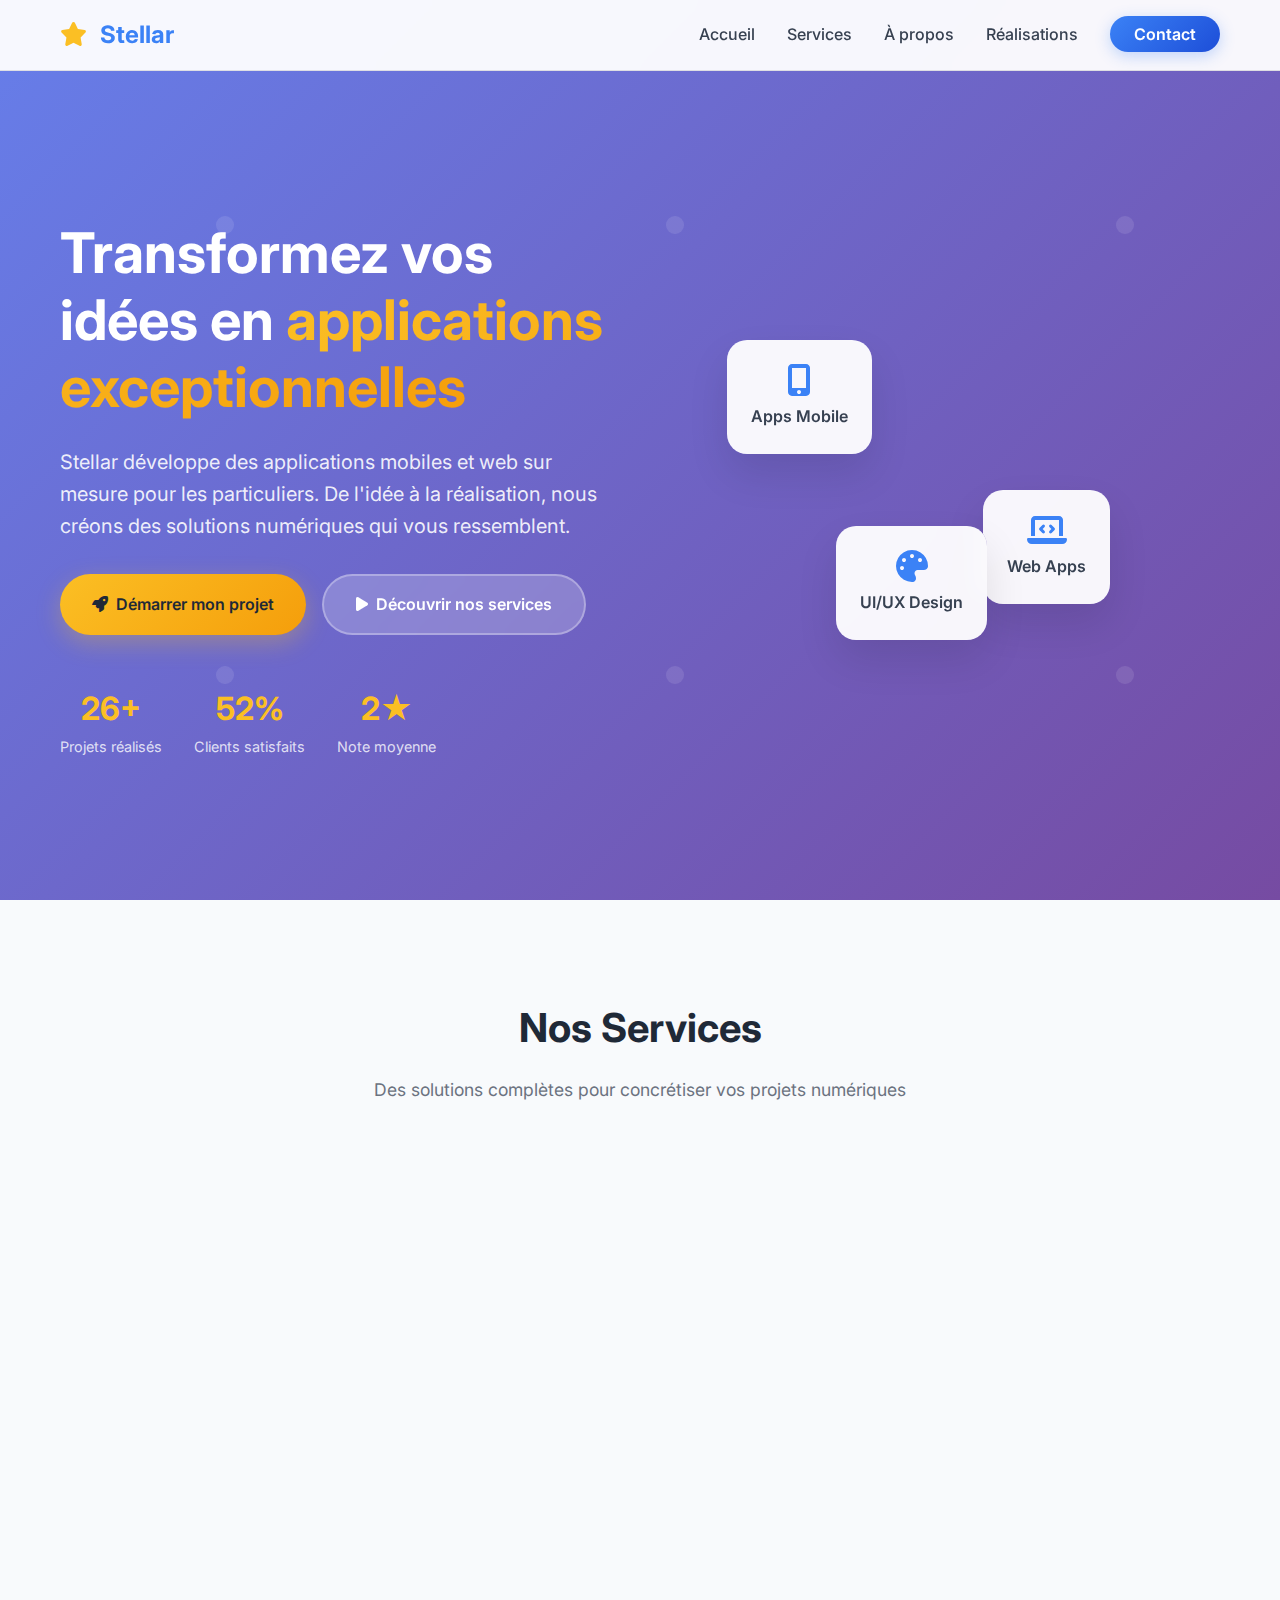
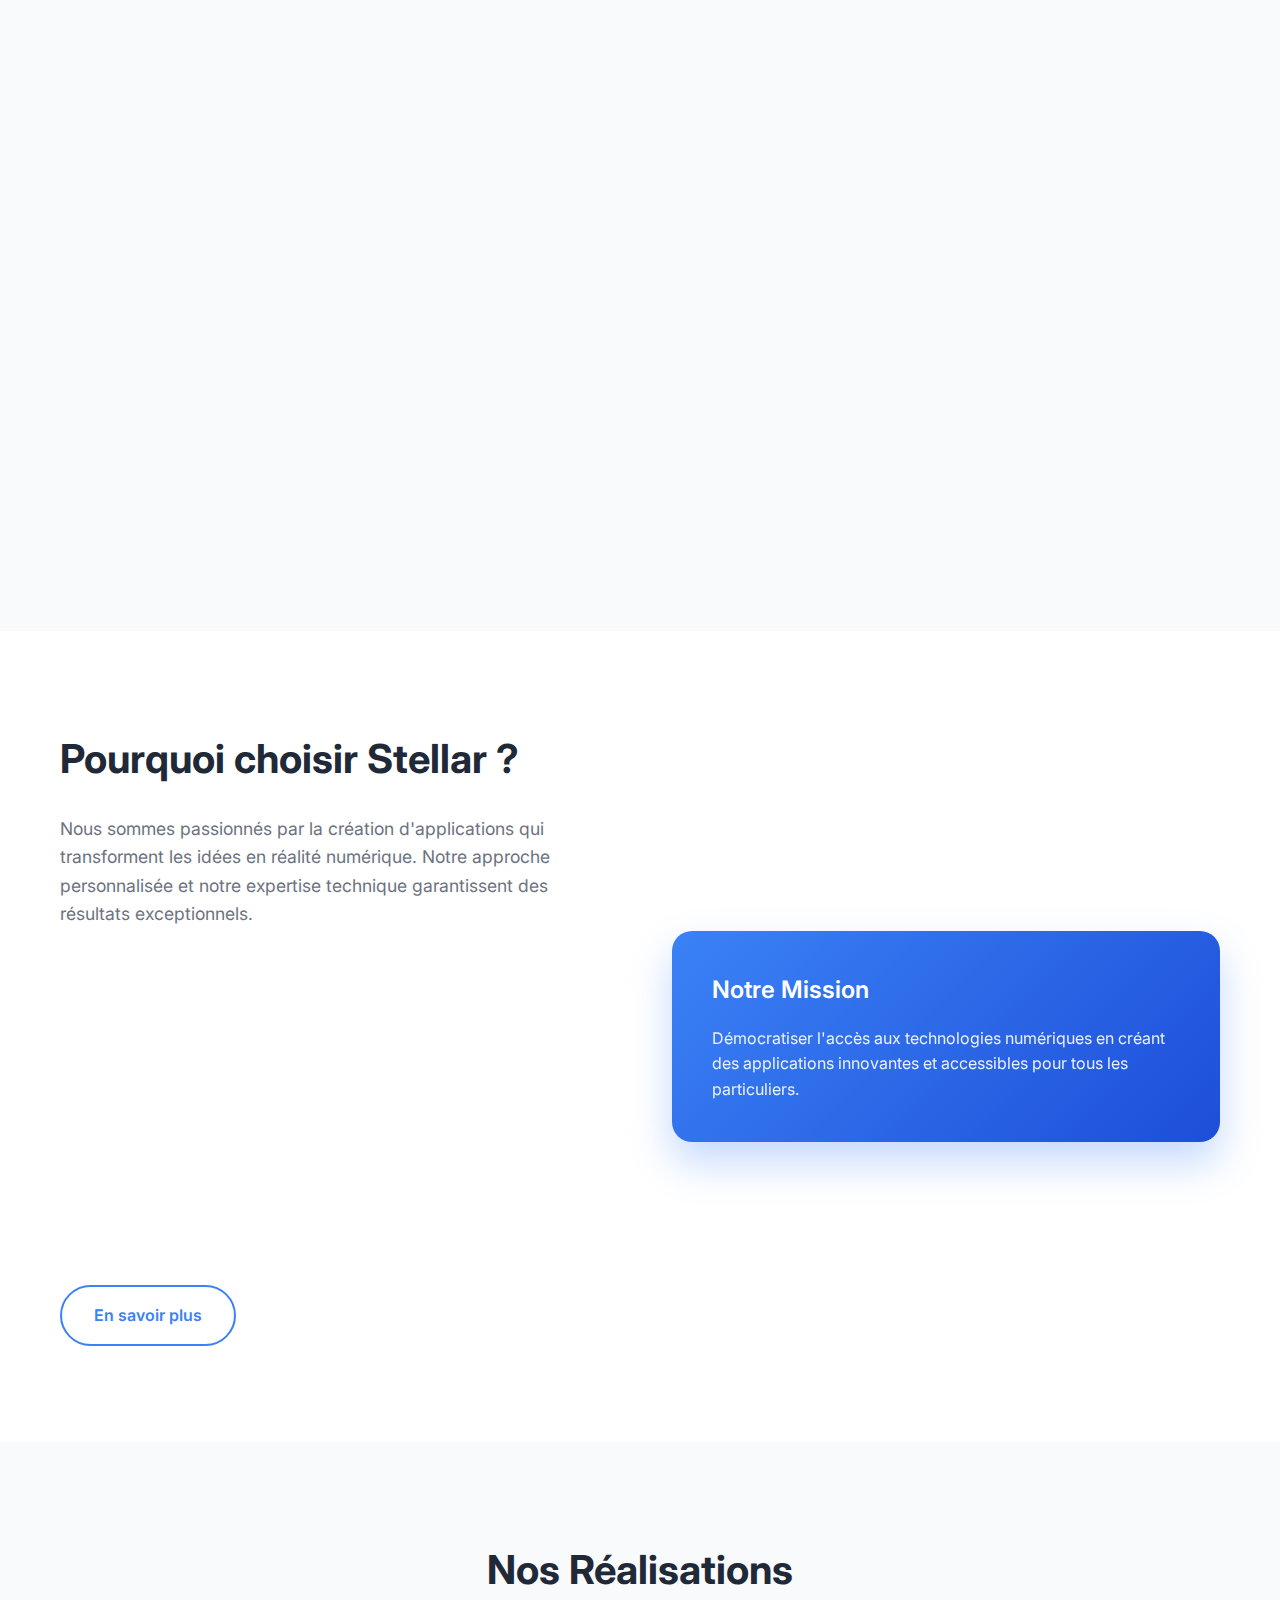
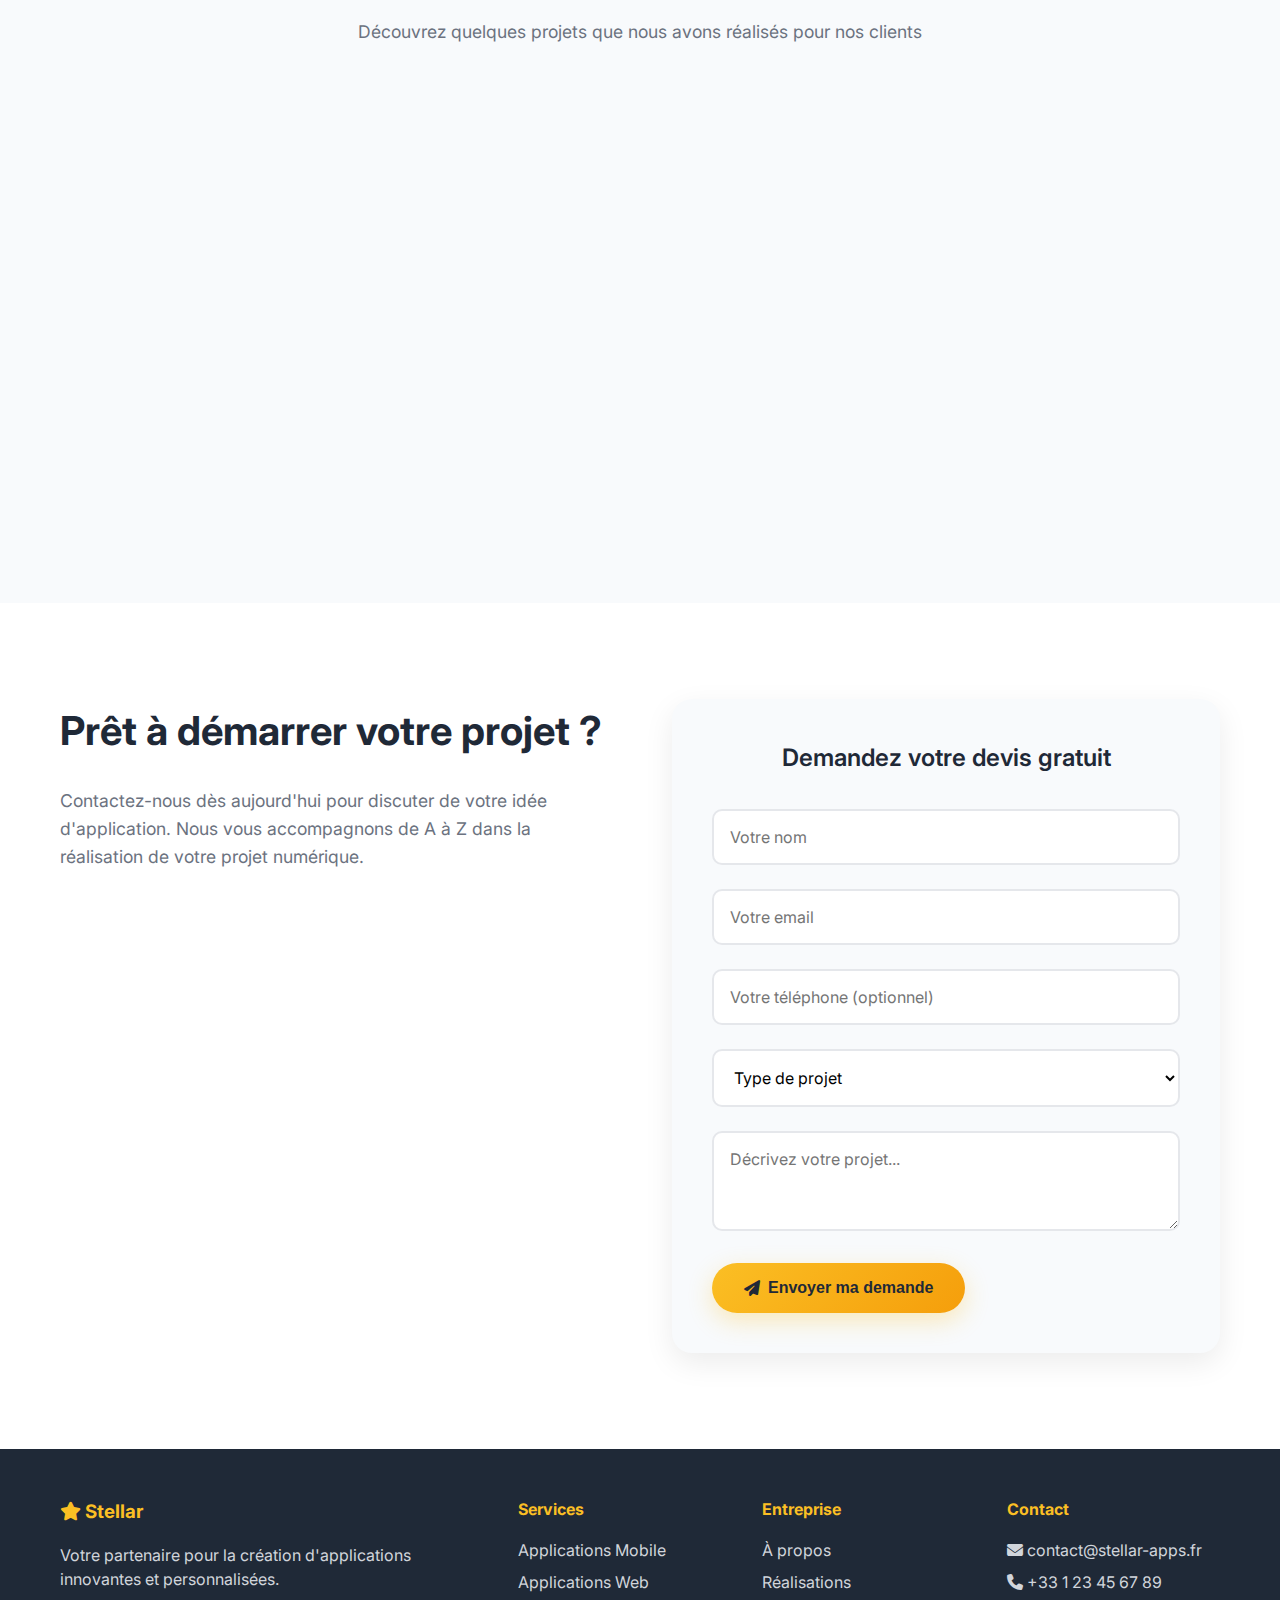
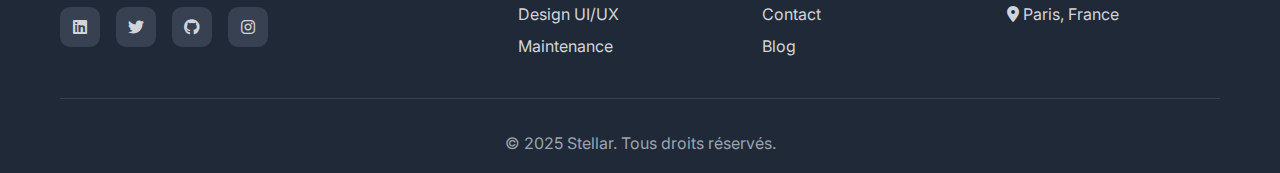
<file: index.html>
<!DOCTYPE html>
<html lang="fr">
<head>
    <meta charset="UTF-8">
    <meta name="viewport" content="width=device-width, initial-scale=1.0">
    <title>Stellar - Développement d'Applications sur Mesure pour Particuliers</title>
    <meta name="description" content="Stellar développe des applications mobiles et web personnalisées pour les particuliers. Solutions innovantes, design moderne et accompagnement complet.">
    <link rel="stylesheet" href="css/styles.css">
    <link rel="stylesheet" href="css/responsive.css">
    <link rel="preconnect" href="https://fonts.googleapis.com">
    <link rel="preconnect" href="https://fonts.gstatic.com" crossorigin>
    <link href="https://fonts.googleapis.com/css2?family=Inter:wght@300;400;500;600;700&display=swap" rel="stylesheet">
    <link rel="stylesheet" href="https://cdnjs.cloudflare.com/ajax/libs/font-awesome/6.4.0/css/all.min.css">
</head>
<body>
    <!-- Navigation -->
    <nav class="navbar">
        <div class="nav-container">
            <div class="logo">
                <h2><i class="fas fa-star"></i> Stellar</h2>
            </div>
            <ul class="nav-menu">
                <li><a href="#hero">Accueil</a></li>
                <li><a href="#services">Services</a></li>
                <li><a href="#about">À propos</a></li>
                <li><a href="#portfolio">Réalisations</a></li>
                <li><a href="#contact" class="cta-nav">Contact</a></li>
            </ul>
            <div class="hamburger">
                <span></span>
                <span></span>
                <span></span>
            </div>
        </div>
    </nav>

    <main>
        <!-- Hero Section -->
        <section id="hero" class="hero">
            <div class="hero-container">
                <div class="hero-content">
                    <h1>Transformez vos idées en <span class="highlight">applications exceptionnelles</span></h1>
                    <p class="hero-subtitle">Stellar développe des applications mobiles et web sur mesure pour les particuliers. De l'idée à la réalisation, nous créons des solutions numériques qui vous ressemblent.</p>
                    <div class="hero-buttons">
                        <a href="#contact" class="btn btn-primary">
                            <i class="fas fa-rocket"></i> Démarrer mon projet
                        </a>
                        <a href="#services" class="btn btn-secondary">
                            <i class="fas fa-play"></i> Découvrir nos services
                        </a>
                    </div>
                    <div class="hero-stats">
                        <div class="stat">
                            <span class="stat-number">50+</span>
                            <span class="stat-label">Projets réalisés</span>
                        </div>
                        <div class="stat">
                            <span class="stat-number">100%</span>
                            <span class="stat-label">Clients satisfaits</span>
                        </div>
                        <div class="stat">
                            <span class="stat-number">5★</span>
                            <span class="stat-label">Note moyenne</span>
                        </div>
                    </div>
                </div>
                <div class="hero-image">
                    <div class="floating-elements">
                        <div class="floating-card card-1">
                            <i class="fas fa-mobile-alt"></i>
                            <span>Apps Mobile</span>
                        </div>
                        <div class="floating-card card-2">
                            <i class="fas fa-laptop-code"></i>
                            <span>Web Apps</span>
                        </div>
                        <div class="floating-card card-3">
                            <i class="fas fa-palette"></i>
                            <span>UI/UX Design</span>
                        </div>
                    </div>
                </div>
            </div>
        </section>

        <!-- Services Section -->
        <section id="services" class="services">
            <div class="container">
                <div class="section-header">
                    <h2>Nos Services</h2>
                    <p>Des solutions complètes pour concrétiser vos projets numériques</p>
                </div>
                <div class="services-grid">
                    <div class="service-card">
                        <div class="service-icon">
                            <i class="fas fa-mobile-alt"></i>
                        </div>
                        <h3>Applications Mobile</h3>
                        <p>Développement d'applications iOS et Android natives ou hybrides, optimisées pour offrir une expérience utilisateur exceptionnelle.</p>
                        <ul class="service-features">
                            <li><i class="fas fa-check"></i> iOS & Android</li>
                            <li><i class="fas fa-check"></i> Interface intuitive</li>
                            <li><i class="fas fa-check"></i> Performance optimale</li>
                        </ul>
                    </div>
                    <div class="service-card featured">
                        <div class="service-badge">Populaire</div>
                        <div class="service-icon">
                            <i class="fas fa-laptop-code"></i>
                        </div>
                        <h3>Applications Web</h3>
                        <p>Création d'applications web modernes et responsive, accessibles depuis n'importe quel navigateur avec des technologies de pointe.</p>
                        <ul class="service-features">
                            <li><i class="fas fa-check"></i> Design responsive</li>
                            <li><i class="fas fa-check"></i> Technologies modernes</li>
                            <li><i class="fas fa-check"></i> Sécurité renforcée</li>
                        </ul>
                    </div>
                    <div class="service-card">
                        <div class="service-icon">
                            <i class="fas fa-palette"></i>
                        </div>
                        <h3>Design UI/UX</h3>
                        <p>Conception d'interfaces utilisateur attrayantes et d'expériences utilisateur optimisées pour maximiser l'engagement.</p>
                        <ul class="service-features">
                            <li><i class="fas fa-check"></i> Design sur mesure</li>
                            <li><i class="fas fa-check"></i> Prototypage</li>
                            <li><i class="fas fa-check"></i> Tests utilisateur</li>
                        </ul>
                    </div>
                    <div class="service-card">
                        <div class="service-icon">
                            <i class="fas fa-cogs"></i>
                        </div>
                        <h3>Maintenance & Support</h3>
                        <p>Accompagnement continu avec maintenance technique, mises à jour et support pour assurer la pérennité de votre application.</p>
                        <ul class="service-features">
                            <li><i class="fas fa-check"></i> Support 24/7</li>
                            <li><i class="fas fa-check"></i> Mises à jour régulières</li>
                            <li><i class="fas fa-check"></i> Monitoring</li>
                        </ul>
                    </div>
                </div>
            </div>
        </section>

        <!-- About Section -->
        <section id="about" class="about">
            <div class="container">
                <div class="about-content">
                    <div class="about-text">
                        <h2>Pourquoi choisir Stellar ?</h2>
                        <p class="about-intro">Nous sommes passionnés par la création d'applications qui transforment les idées en réalité numérique. Notre approche personnalisée et notre expertise technique garantissent des résultats exceptionnels.</p>
                        <div class="about-features">
                            <div class="feature">
                                <i class="fas fa-user-friends"></i>
                                <div>
                                    <h4>Approche Personnalisée</h4>
                                    <p>Chaque projet est unique. Nous prenons le temps de comprendre vos besoins spécifiques.</p>
                                </div>
                            </div>
                            <div class="feature">
                                <i class="fas fa-rocket"></i>
                                <div>
                                    <h4>Innovation Continue</h4>
                                    <p>Nous utilisons les dernières technologies pour créer des solutions modernes et performantes.</p>
                                </div>
                            </div>
                            <div class="feature">
                                <i class="fas fa-handshake"></i>
                                <div>
                                    <h4>Accompagnement Complet</h4>
                                    <p>De la conception au déploiement, nous vous accompagnons à chaque étape de votre projet.</p>
                                </div>
                            </div>
                        </div>
                        <a href="pages/about.html" class="btn btn-outline">En savoir plus</a>
                    </div>
                    <div class="about-image">
                        <div class="about-card">
                            <h3>Notre Mission</h3>
                            <p>Démocratiser l'accès aux technologies numériques en créant des applications innovantes et accessibles pour tous les particuliers.</p>
                        </div>
                    </div>
                </div>
            </div>
        </section>

        <!-- Portfolio Preview -->
        <section id="portfolio" class="portfolio">
            <div class="container">
                <div class="section-header">
                    <h2>Nos Réalisations</h2>
                    <p>Découvrez quelques projets que nous avons réalisés pour nos clients</p>
                </div>
                <div class="portfolio-grid">
                    <div class="portfolio-item">
                        <div class="portfolio-image">
                            <div class="portfolio-placeholder">
                                <i class="fas fa-shopping-cart"></i>
                            </div>
                        </div>
                        <div class="portfolio-content">
                            <h3>Application E-commerce</h3>
                            <p>Application mobile de vente en ligne avec paiement sécurisé</p>
                            <span class="portfolio-tag">Mobile App</span>
                        </div>
                    </div>
                    <div class="portfolio-item">
                        <div class="portfolio-image">
                            <div class="portfolio-placeholder">
                                <i class="fas fa-calendar-alt"></i>
                            </div>
                        </div>
                        <div class="portfolio-content">
                            <h3>Gestionnaire de Tâches</h3>
                            <p>Application web de gestion de projets personnels</p>
                            <span class="portfolio-tag">Web App</span>
                        </div>
                    </div>
                    <div class="portfolio-item">
                        <div class="portfolio-image">
                            <div class="portfolio-placeholder">
                                <i class="fas fa-graduation-cap"></i>
                            </div>
                        </div>
                        <div class="portfolio-content">
                            <h3>Plateforme d'Apprentissage</h3>
                            <p>Application éducative interactive pour l'apprentissage en ligne</p>
                            <span class="portfolio-tag">Web & Mobile</span>
                        </div>
                    </div>
                </div>
            </div>
        </section>

        <!-- Contact Section -->
        <section id="contact" class="contact">
            <div class="container">
                <div class="contact-content">
                    <div class="contact-info">
                        <h2>Prêt à démarrer votre projet ?</h2>
                        <p>Contactez-nous dès aujourd'hui pour discuter de votre idée d'application. Nous vous accompagnons de A à Z dans la réalisation de votre projet numérique.</p>
                        <div class="contact-methods">
                            <div class="contact-method">
                                <i class="fas fa-envelope"></i>
                                <div>
                                    <h4>Email</h4>
                                    <p>contact.stellar.pro@gmail.com</p>
                                </div>
                            </div>
                            <div class="contact-method">
                                <i class="fas fa-phone"></i>
                                <div>
                                    <h4>Téléphone</h4>
                                    <p>+33 1 23 45 67 89</p>
                                </div>
                            </div>
                            <div class="contact-method">
                                <i class="fas fa-clock"></i>
                                <div>
                                    <h4>Disponibilité</h4>
                                    <p>Lun-Ven 9h-18h</p>
                                </div>
                            </div>
                        </div>
                    </div>
                    <div class="contact-form-container">
                        <form id="contact-form" class="contact-form">
                            <h3>Demandez votre devis gratuit</h3>
                            <div class="form-group">
                                <input type="text" id="name" name="name" placeholder="Votre nom" required>
                            </div>
                            <div class="form-group">
                                <input type="email" id="email" name="email" placeholder="Votre email" required>
                            </div>
                            <div class="form-group">
                                <input type="tel" id="phone" name="phone" placeholder="Votre téléphone (optionnel)">
                            </div>
                            <div class="form-group">
                                <select id="project-type" name="project-type" required>
                                    <option value="">Type de projet</option>
                                    <option value="mobile">Application Mobile</option>
                                    <option value="web">Application Web</option>
                                    <option value="both">Mobile et Web</option>
                                    <option value="design">Design UI/UX</option>
                                    <option value="other">Autre</option>
                                </select>
                            </div>
                            <div class="form-group">
                                <textarea id="message" name="message" placeholder="Décrivez votre projet..." required></textarea>
                            </div>
                            <button type="submit" class="btn btn-primary">
                                <i class="fas fa-paper-plane"></i> Envoyer ma demande
                            </button>
                        </form>
                    </div>
                </div>
            </div>
        </section>
    </main>

    <!-- Footer -->
    <footer class="footer">
        <div class="container">
            <div class="footer-content">
                <div class="footer-section">
                    <h3><i class="fas fa-star"></i> Stellar</h3>
                    <p>Votre partenaire pour la création d'applications innovantes et personnalisées.</p>
                    <div class="social-links">
                        <a href="#"><i class="fab fa-linkedin"></i></a>
                        <a href="#"><i class="fab fa-twitter"></i></a>
                        <a href="#"><i class="fab fa-github"></i></a>
                        <a href="#"><i class="fab fa-instagram"></i></a>
                    </div>
                </div>
                <div class="footer-section">
                    <h4>Services</h4>
                    <ul>
                        <li><a href="#services">Applications Mobile</a></li>
                        <li><a href="#services">Applications Web</a></li>
                        <li><a href="#services">Design UI/UX</a></li>
                        <li><a href="#services">Maintenance</a></li>
                    </ul>
                </div>
                <div class="footer-section">
                    <h4>Entreprise</h4>
                    <ul>
                        <li><a href="pages/about.html">À propos</a></li>
                        <li><a href="#portfolio">Réalisations</a></li>
                        <li><a href="#contact">Contact</a></li>
                        <li><a href="#">Blog</a></li>
                    </ul>
                </div>
                <div class="footer-section">
                    <h4>Contact</h4>
                    <p><i class="fas fa-envelope"></i> contact@stellar-apps.fr</p>
                    <p><i class="fas fa-phone"></i> +33 1 23 45 67 89</p>
                    <p><i class="fas fa-map-marker-alt"></i> Paris, France</p>
                </div>
            </div>
            <div class="footer-bottom">
                <p>&copy; 2025 Stellar. Tous droits réservés.</p>
            </div>
        </div>
    </footer>

    <script src="js/main.js"></script>
</body>
</html>
</file>
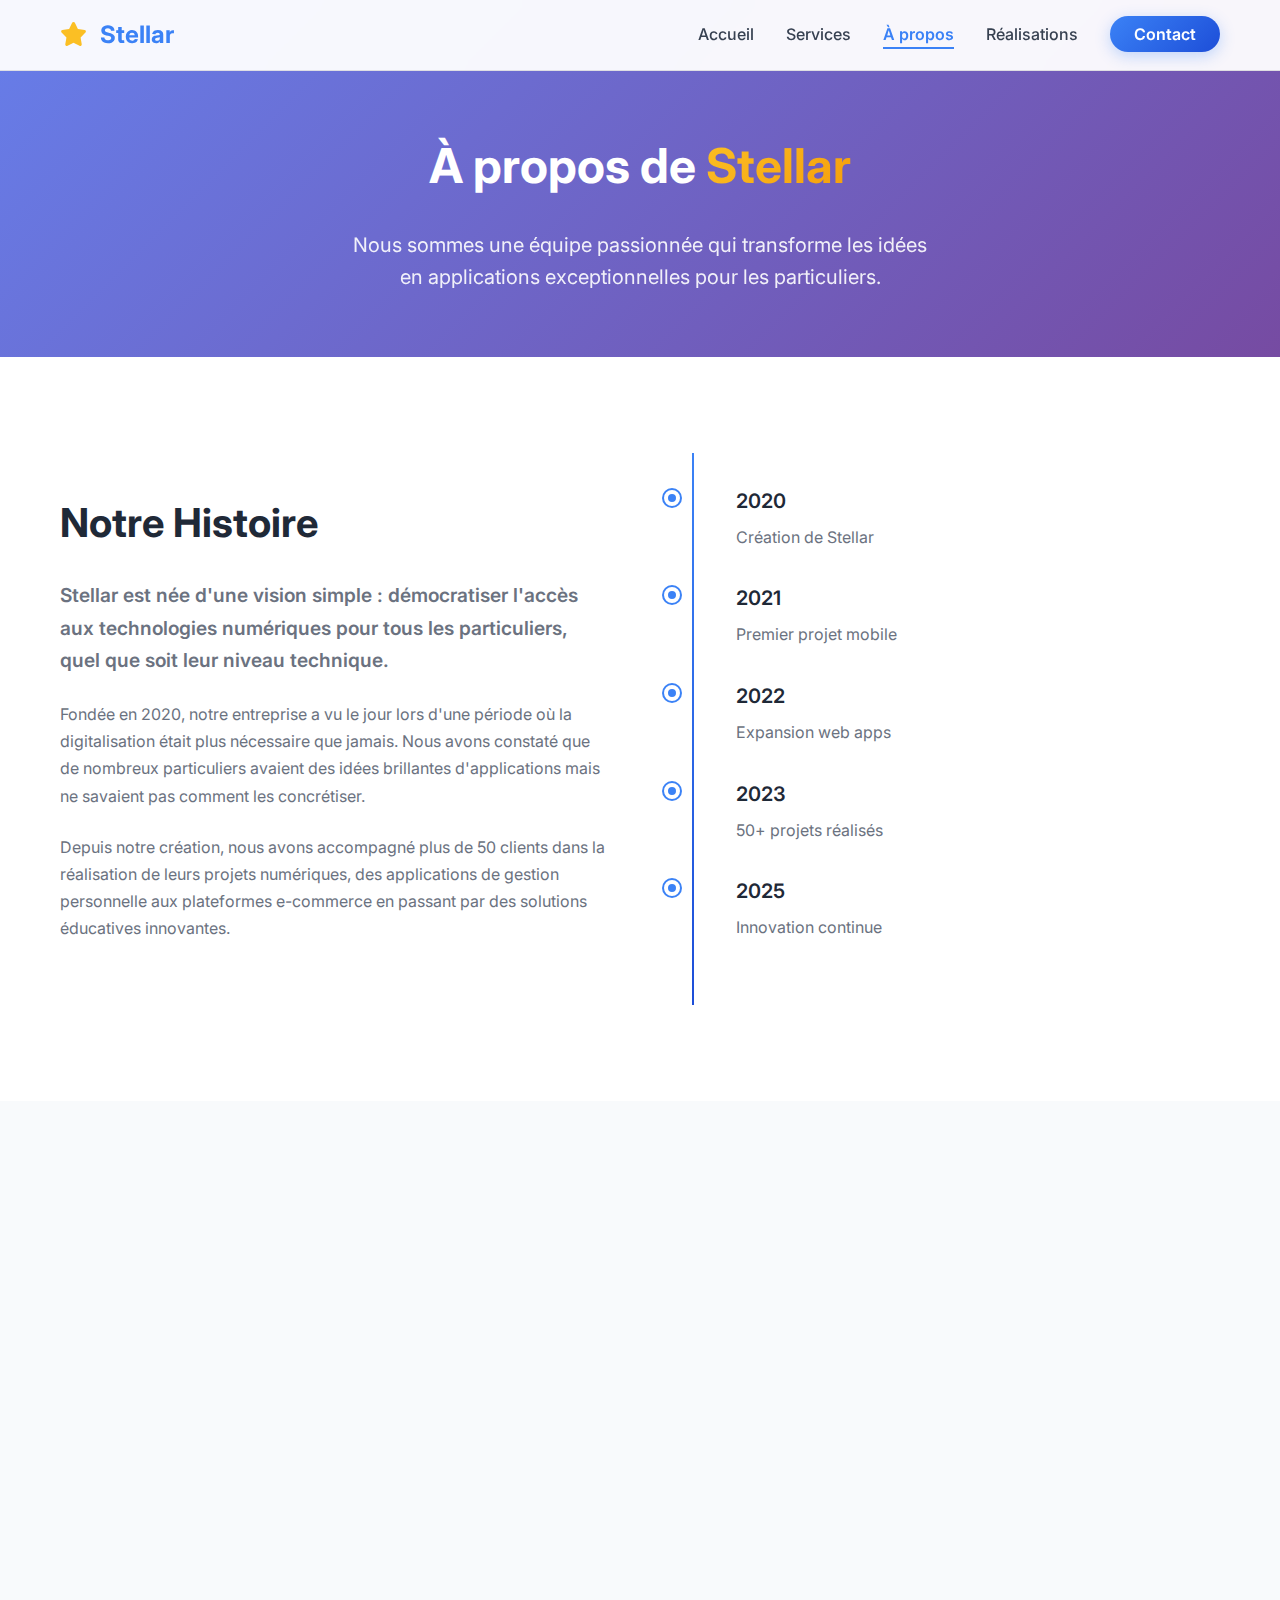
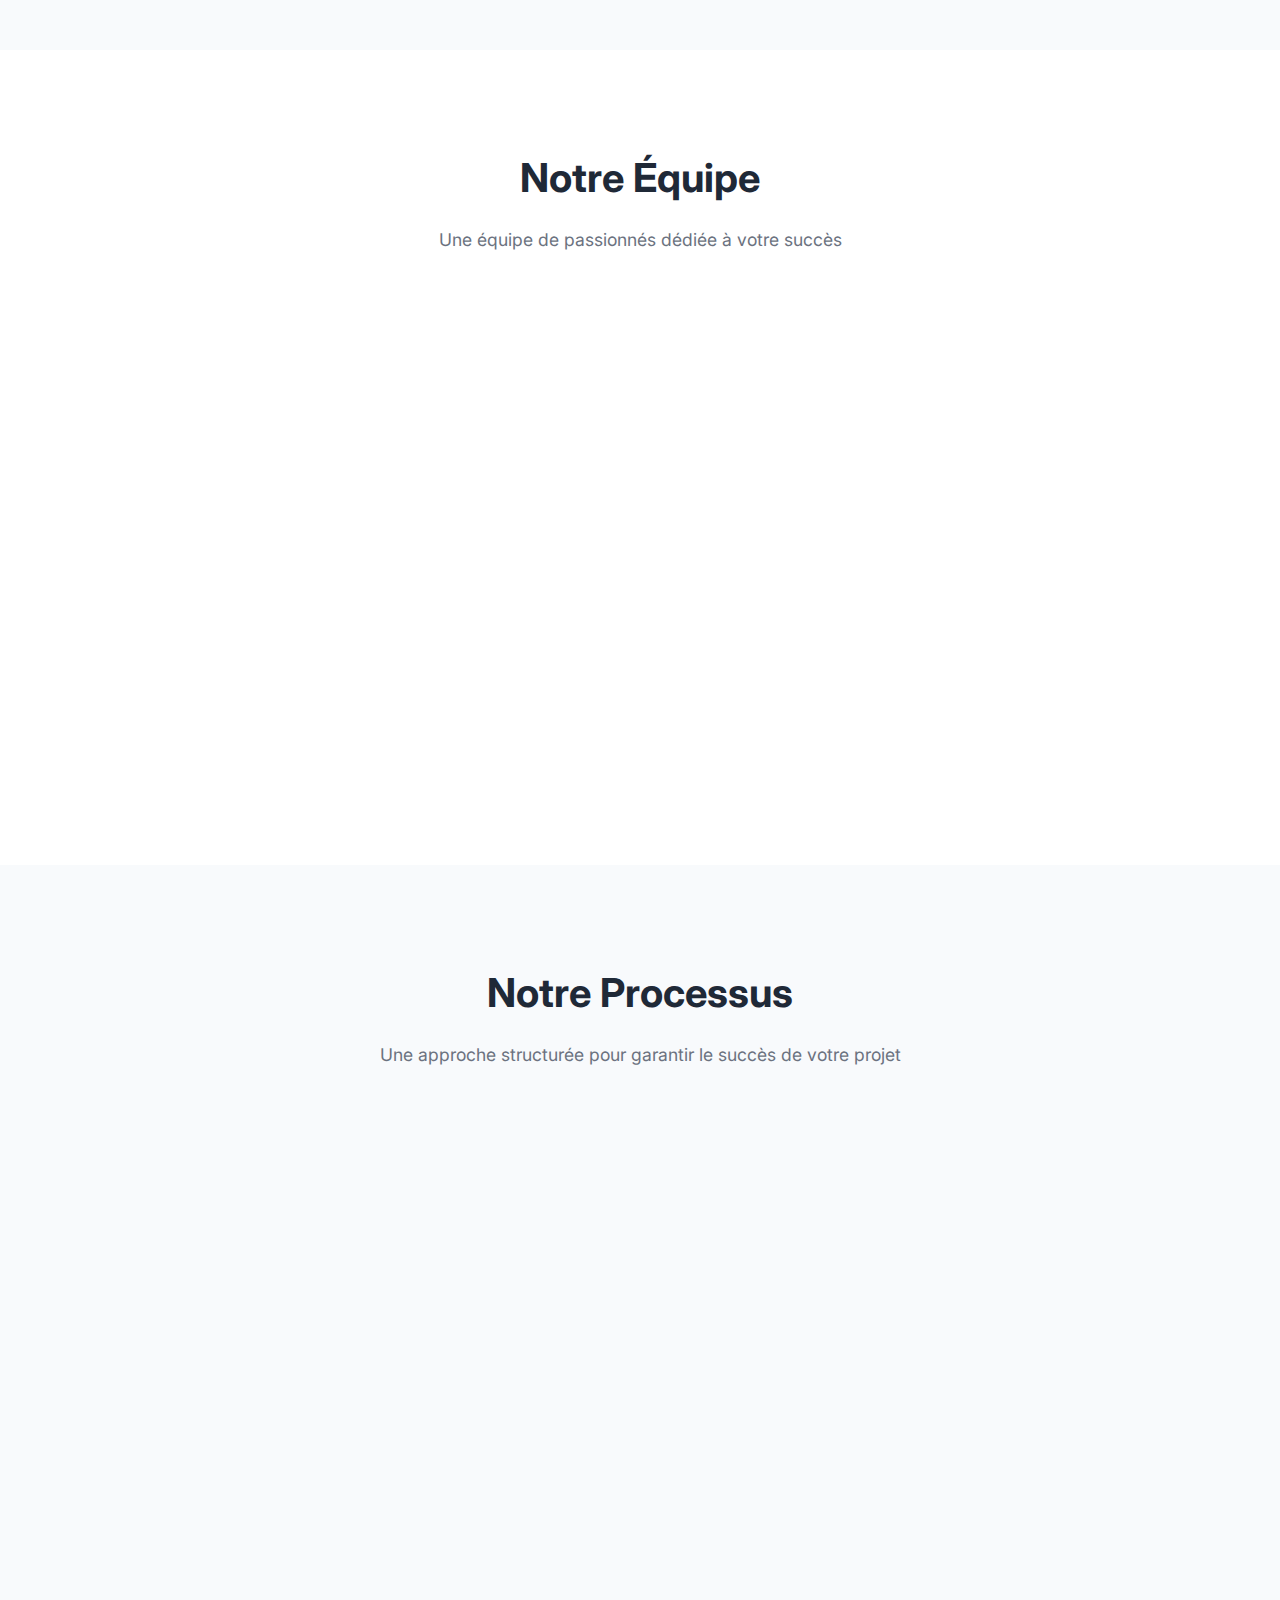
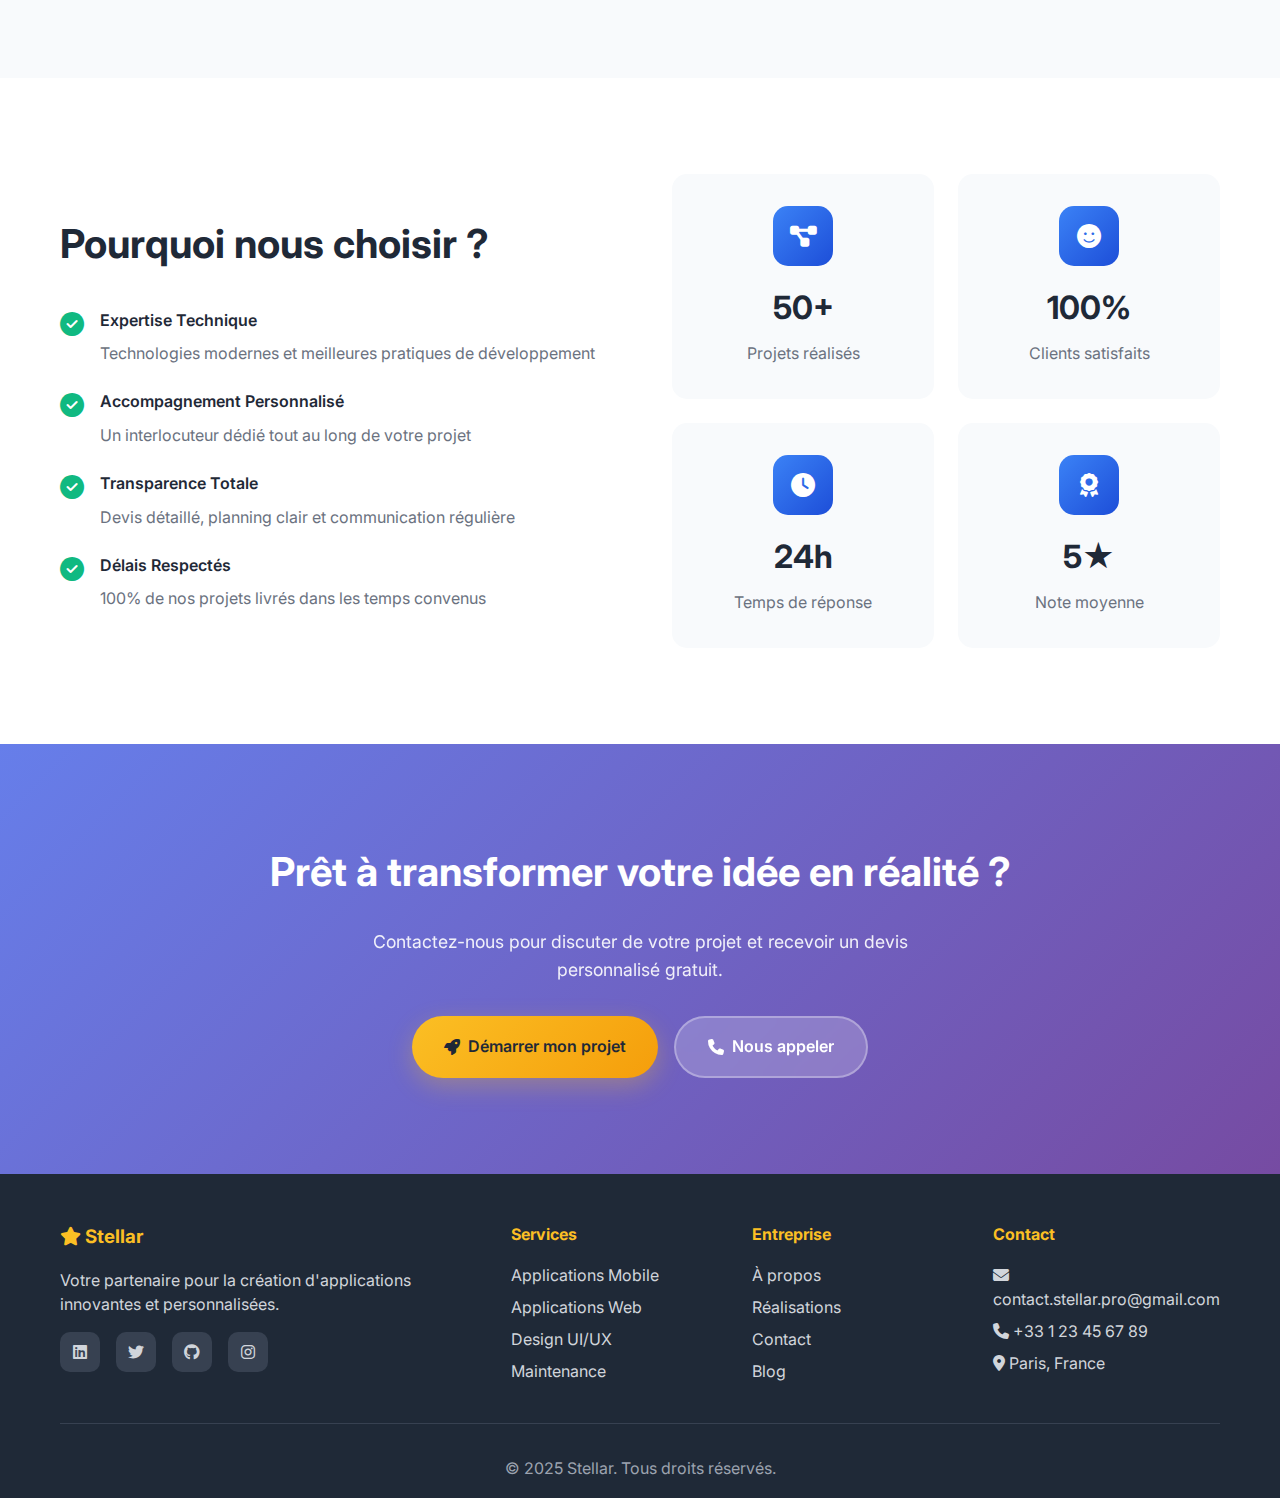
<file: pages/about.html>
<!DOCTYPE html>
<html lang="fr">
<head>
    <meta charset="UTF-8">
    <meta name="viewport" content="width=device-width, initial-scale=1.0">
    <title>À propos de Stellar - Notre Histoire et Notre Vision</title>
    <meta name="description" content="Découvrez l'histoire de Stellar, notre équipe passionnée et notre vision pour révolutionner le développement d'applications pour les particuliers.">
    <link rel="stylesheet" href="../css/styles.css">
    <link rel="stylesheet" href="../css/responsive.css">
    <link rel="preconnect" href="https://fonts.googleapis.com">
    <link rel="preconnect" href="https://fonts.gstatic.com" crossorigin>
    <link href="https://fonts.googleapis.com/css2?family=Inter:wght@300;400;500;600;700&display=swap" rel="stylesheet">
    <link rel="stylesheet" href="https://cdnjs.cloudflare.com/ajax/libs/font-awesome/6.4.0/css/all.min.css">
</head>
<body>
    <!-- Navigation -->
    <nav class="navbar">
        <div class="nav-container">
            <div class="logo">
                <h2><a href="../index.html" style="text-decoration: none; color: inherit;"><i class="fas fa-star"></i> Stellar</a></h2>
            </div>
            <ul class="nav-menu">
                <li><a href="../index.html">Accueil</a></li>
                <li><a href="services.html">Services</a></li>
                <li><a href="about.html" class="active">À propos</a></li>
                <li><a href="../index.html#portfolio">Réalisations</a></li>
                <li><a href="contact.html" class="cta-nav">Contact</a></li>
            </ul>
            <div class="hamburger">
                <span></span>
                <span></span>
                <span></span>
            </div>
        </div>
    </nav>

    <main>
        <!-- Hero Section -->
        <section class="page-hero">
            <div class="container">
                <div class="page-hero-content">
                    <h1>À propos de <span class="highlight">Stellar</span></h1>
                    <p>Nous sommes une équipe passionnée qui transforme les idées en applications exceptionnelles pour les particuliers.</p>
                </div>
            </div>
        </section>

        <!-- Story Section -->
        <section class="story">
            <div class="container">
                <div class="story-content">
                    <div class="story-text">
                        <h2>Notre Histoire</h2>
                        <p class="story-intro">Stellar est née d'une vision simple : démocratiser l'accès aux technologies numériques pour tous les particuliers, quel que soit leur niveau technique.</p>
                        <p>Fondée en 2020, notre entreprise a vu le jour lors d'une période où la digitalisation était plus nécessaire que jamais. Nous avons constaté que de nombreux particuliers avaient des idées brillantes d'applications mais ne savaient pas comment les concrétiser.</p>
                        <p>Depuis notre création, nous avons accompagné plus de 50 clients dans la réalisation de leurs projets numériques, des applications de gestion personnelle aux plateformes e-commerce en passant par des solutions éducatives innovantes.</p>
                    </div>
                    <div class="story-image">
                        <div class="timeline">
                            <div class="timeline-item">
                                <div class="timeline-dot"></div>
                                <div class="timeline-content">
                                    <h4>2020</h4>
                                    <p>Création de Stellar</p>
                                </div>
                            </div>
                            <div class="timeline-item">
                                <div class="timeline-dot"></div>
                                <div class="timeline-content">
                                    <h4>2021</h4>
                                    <p>Premier projet mobile</p>
                                </div>
                            </div>
                            <div class="timeline-item">
                                <div class="timeline-dot"></div>
                                <div class="timeline-content">
                                    <h4>2022</h4>
                                    <p>Expansion web apps</p>
                                </div>
                            </div>
                            <div class="timeline-item">
                                <div class="timeline-dot"></div>
                                <div class="timeline-content">
                                    <h4>2023</h4>
                                    <p>50+ projets réalisés</p>
                                </div>
                            </div>
                            <div class="timeline-item">
                                <div class="timeline-dot"></div>
                                <div class="timeline-content">
                                    <h4>2025</h4>
                                    <p>Innovation continue</p>
                                </div>
                            </div>
                        </div>
                    </div>
                </div>
            </div>
        </section>

        <!-- Mission Section -->
        <section class="mission">
            <div class="container">
                <div class="mission-grid">
                    <div class="mission-card">
                        <div class="mission-icon">
                            <i class="fas fa-bullseye"></i>
                        </div>
                        <h3>Notre Mission</h3>
                        <p>Rendre la technologie accessible à tous en créant des applications innovantes qui simplifient la vie quotidienne des particuliers.</p>
                    </div>
                    <div class="mission-card">
                        <div class="mission-icon">
                            <i class="fas fa-eye"></i>
                        </div>
                        <h3>Notre Vision</h3>
                        <p>Devenir le partenaire de référence pour tous les particuliers souhaitant transformer leurs idées en solutions numériques réussies.</p>
                    </div>
                    <div class="mission-card">
                        <div class="mission-icon">
                            <i class="fas fa-heart"></i>
                        </div>
                        <h3>Nos Valeurs</h3>
                        <p>Excellence, innovation, transparence et accompagnement personnalisé sont au cœur de tout ce que nous faisons.</p>
                    </div>
                </div>
            </div>
        </section>

        <!-- Team Section -->
        <section class="team">
            <div class="container">
                <div class="section-header">
                    <h2>Notre Équipe</h2>
                    <p>Une équipe de passionnés dédiée à votre succès</p>
                </div>
                <div class="team-grid">
                    <div class="team-member">
                        <div class="member-photo">
                            <div class="photo-placeholder">
                                <i class="fas fa-user"></i>
                            </div>
                        </div>
                        <div class="member-info">
                            <h3>Alex Martin</h3>
                            <p class="member-role">Directeur Technique</p>
                            <p class="member-description">Expert en développement mobile et web avec plus de 8 ans d'expérience dans la création d'applications innovantes.</p>
                            <div class="member-skills">
                                <span>React Native</span>
                                <span>Node.js</span>
                                <span>UI/UX</span>
                            </div>
                        </div>
                    </div>
                    <div class="team-member">
                        <div class="member-photo">
                            <div class="photo-placeholder">
                                <i class="fas fa-user"></i>
                            </div>
                        </div>
                        <div class="member-info">
                            <h3>Sarah Johnson</h3>
                            <p class="member-role">Développeuse Senior</p>
                            <p class="member-description">Spécialiste en applications web modernes et en architecture cloud, passionnée par les technologies émergentes.</p>
                            <div class="member-skills">
                                <span>React</span>
                                <span>Python</span>
                                <span>AWS</span>
                            </div>
                        </div>
                    </div>
                    <div class="team-member">
                        <div class="member-photo">
                            <div class="photo-placeholder">
                                <i class="fas fa-user"></i>
                            </div>
                        </div>
                        <div class="member-info">
                            <h3>Thomas Dubois</h3>
                            <p class="member-role">Designer UI/UX</p>
                            <p class="member-description">Créateur d'expériences utilisateur exceptionnelles, spécialisé dans le design d'interfaces intuitives et modernes.</p>
                            <div class="member-skills">
                                <span>Figma</span>
                                <span>Adobe XD</span>
                                <span>Prototyping</span>
                            </div>
                        </div>
                    </div>
                </div>
            </div>
        </section>

        <!-- Process Section -->
        <section class="process">
            <div class="container">
                <div class="section-header">
                    <h2>Notre Processus</h2>
                    <p>Une approche structurée pour garantir le succès de votre projet</p>
                </div>
                <div class="process-steps">
                    <div class="process-step">
                        <div class="step-number">1</div>
                        <div class="step-content">
                            <h3>Découverte</h3>
                            <p>Nous analysons vos besoins, vos objectifs et définissons ensemble la vision de votre application.</p>
                        </div>
                    </div>
                    <div class="process-step">
                        <div class="step-number">2</div>
                        <div class="step-content">
                            <h3>Conception</h3>
                            <p>Création des maquettes et prototypes pour valider l'expérience utilisateur avant le développement.</p>
                        </div>
                    </div>
                    <div class="process-step">
                        <div class="step-number">3</div>
                        <div class="step-content">
                            <h3>Développement</h3>
                            <p>Développement agile avec des points de contrôle réguliers pour vous tenir informé de l'avancement.</p>
                        </div>
                    </div>
                    <div class="process-step">
                        <div class="step-number">4</div>
                        <div class="step-content">
                            <h3>Tests & Déploiement</h3>
                            <p>Tests approfondis et déploiement sur les plateformes choisies avec formation à l'utilisation.</p>
                        </div>
                    </div>
                    <div class="process-step">
                        <div class="step-number">5</div>
                        <div class="step-content">
                            <h3>Maintenance</h3>
                            <p>Support continu, mises à jour et évolutions selon vos besoins futurs.</p>
                        </div>
                    </div>
                </div>
            </div>
        </section>

        <!-- Why Choose Us Section -->
        <section class="why-choose">
            <div class="container">
                <div class="why-content">
                    <div class="why-text">
                        <h2>Pourquoi nous choisir ?</h2>
                        <div class="advantages">
                            <div class="advantage">
                                <i class="fas fa-check-circle"></i>
                                <div>
                                    <h4>Expertise Technique</h4>
                                    <p>Technologies modernes et meilleures pratiques de développement</p>
                                </div>
                            </div>
                            <div class="advantage">
                                <i class="fas fa-check-circle"></i>
                                <div>
                                    <h4>Accompagnement Personnalisé</h4>
                                    <p>Un interlocuteur dédié tout au long de votre projet</p>
                                </div>
                            </div>
                            <div class="advantage">
                                <i class="fas fa-check-circle"></i>
                                <div>
                                    <h4>Transparence Totale</h4>
                                    <p>Devis détaillé, planning clair et communication régulière</p>
                                </div>
                            </div>
                            <div class="advantage">
                                <i class="fas fa-check-circle"></i>
                                <div>
                                    <h4>Délais Respectés</h4>
                                    <p>100% de nos projets livrés dans les temps convenus</p>
                                </div>
                            </div>
                        </div>
                    </div>
                    <div class="why-stats">
                        <div class="stat-card">
                            <div class="stat-icon">
                                <i class="fas fa-project-diagram"></i>
                            </div>
                            <h3>50+</h3>
                            <p>Projets réalisés</p>
                        </div>
                        <div class="stat-card">
                            <div class="stat-icon">
                                <i class="fas fa-smile"></i>
                            </div>
                            <h3>100%</h3>
                            <p>Clients satisfaits</p>
                        </div>
                        <div class="stat-card">
                            <div class="stat-icon">
                                <i class="fas fa-clock"></i>
                            </div>
                            <h3>24h</h3>
                            <p>Temps de réponse</p>
                        </div>
                        <div class="stat-card">
                            <div class="stat-icon">
                                <i class="fas fa-award"></i>
                            </div>
                            <h3>5★</h3>
                            <p>Note moyenne</p>
                        </div>
                    </div>
                </div>
            </div>
        </section>

        <!-- CTA Section -->
        <section class="cta-section">
            <div class="container">
                <div class="cta-content">
                    <h2>Prêt à transformer votre idée en réalité ?</h2>
                    <p>Contactez-nous pour discuter de votre projet et recevoir un devis personnalisé gratuit.</p>
                    <div class="cta-buttons">
                        <a href="../index.html#contact" class="btn btn-primary">
                            <i class="fas fa-rocket"></i> Démarrer mon projet
                        </a>
                        <a href="contact.html" class="btn btn-secondary">
                            <i class="fas fa-phone"></i> Nous appeler
                        </a>
                    </div>
                </div>
            </div>
        </section>
    </main>

    <!-- Footer -->
    <footer class="footer">
        <div class="container">
            <div class="footer-content">
                <div class="footer-section">
                    <h3><i class="fas fa-star"></i> Stellar</h3>
                    <p>Votre partenaire pour la création d'applications innovantes et personnalisées.</p>
                    <div class="social-links">
                        <a href="#"><i class="fab fa-linkedin"></i></a>
                        <a href="#"><i class="fab fa-twitter"></i></a>
                        <a href="#"><i class="fab fa-github"></i></a>
                        <a href="#"><i class="fab fa-instagram"></i></a>
                    </div>
                </div>
                <div class="footer-section">
                    <h4>Services</h4>
                    <ul>
                        <li><a href="../index.html#services">Applications Mobile</a></li>
                        <li><a href="../index.html#services">Applications Web</a></li>
                        <li><a href="../index.html#services">Design UI/UX</a></li>
                        <li><a href="../index.html#services">Maintenance</a></li>
                    </ul>
                </div>
                <div class="footer-section">
                    <h4>Entreprise</h4>
                    <ul>
                        <li><a href="#">À propos</a></li>
                        <li><a href="../index.html#portfolio">Réalisations</a></li>
                        <li><a href="../index.html#contact">Contact</a></li>
                        <li><a href="#">Blog</a></li>
                    </ul>
                </div>
                <div class="footer-section">
                    <h4>Contact</h4>
                    <p><i class="fas fa-envelope"></i> contact.stellar.pro@gmail.com</p>
                    <p><i class="fas fa-phone"></i> +33 1 23 45 67 89</p>
                    <p><i class="fas fa-map-marker-alt"></i> Paris, France</p>
                </div>
            </div>
            <div class="footer-bottom">
                <p>&copy; 2025 Stellar. Tous droits réservés.</p>
            </div>
        </div>
    </footer>

    <script src="../js/main.js"></script>
</body>
</html>
</file>
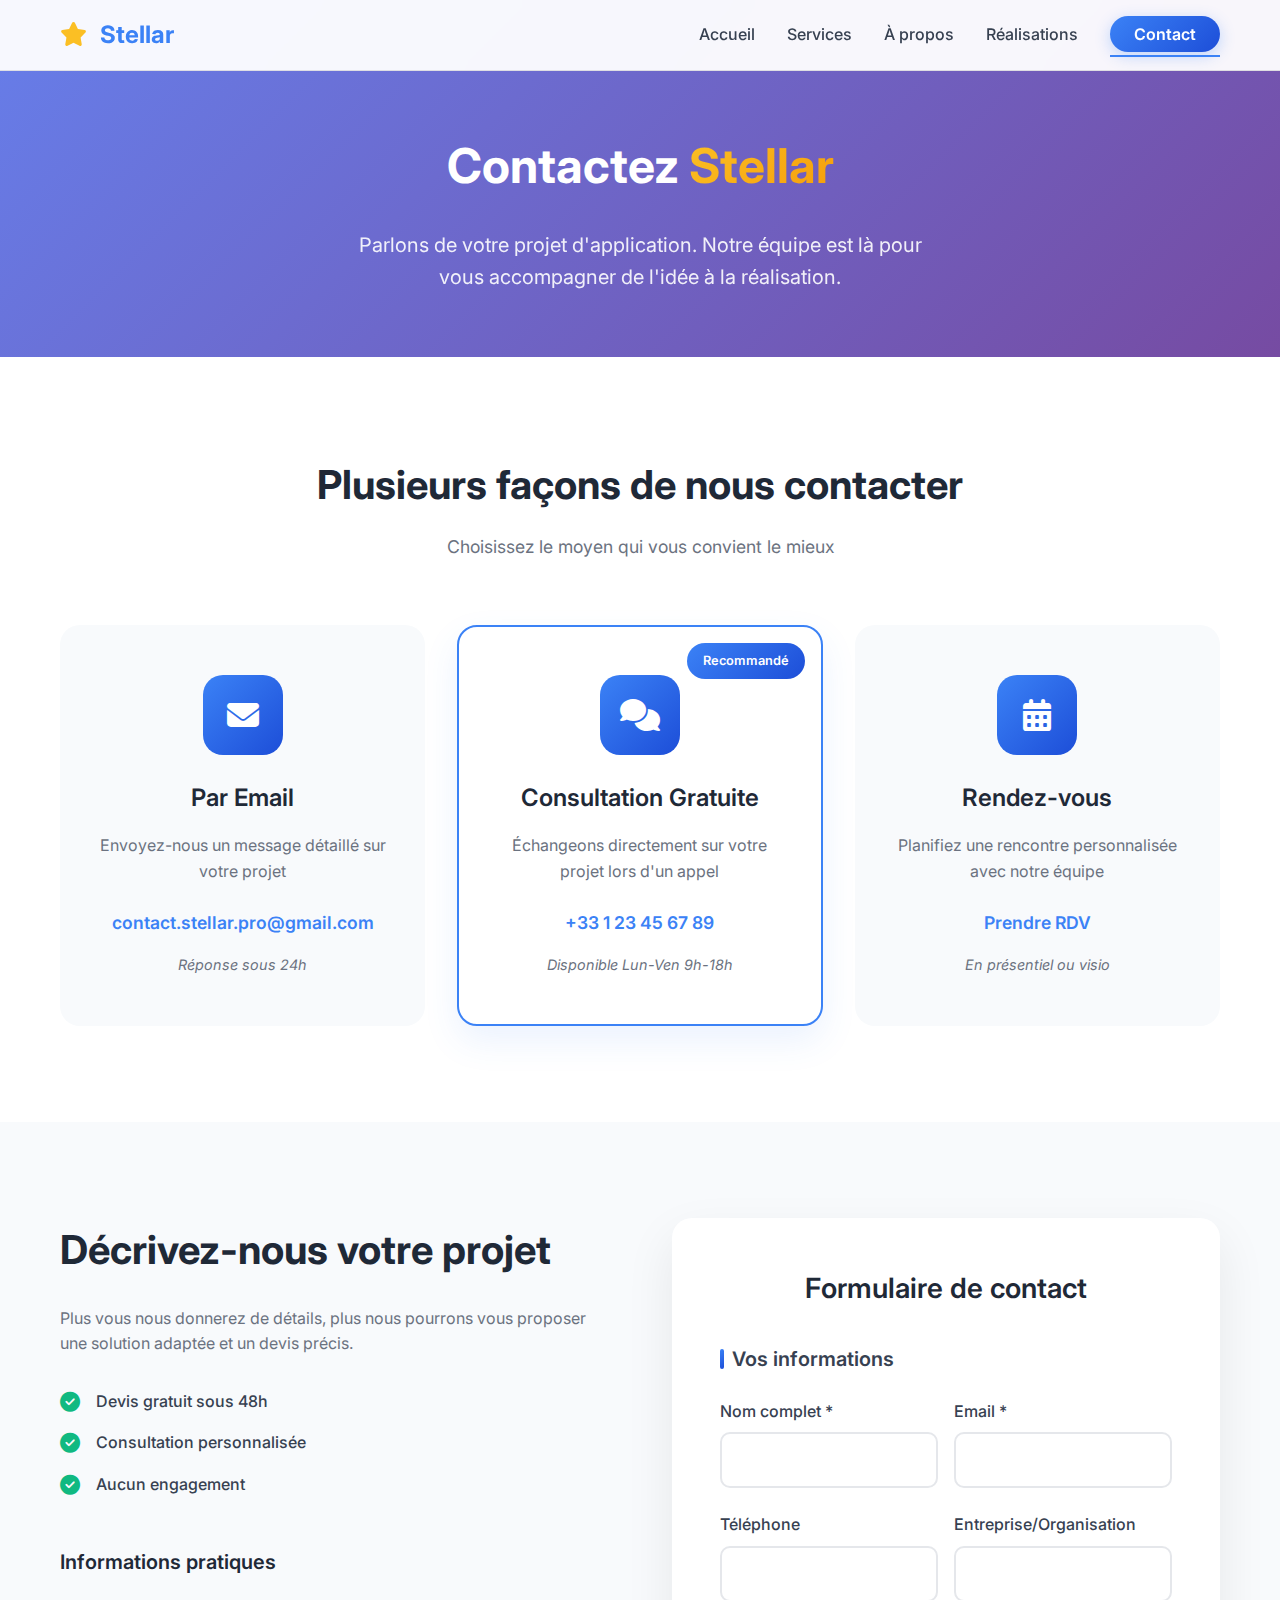
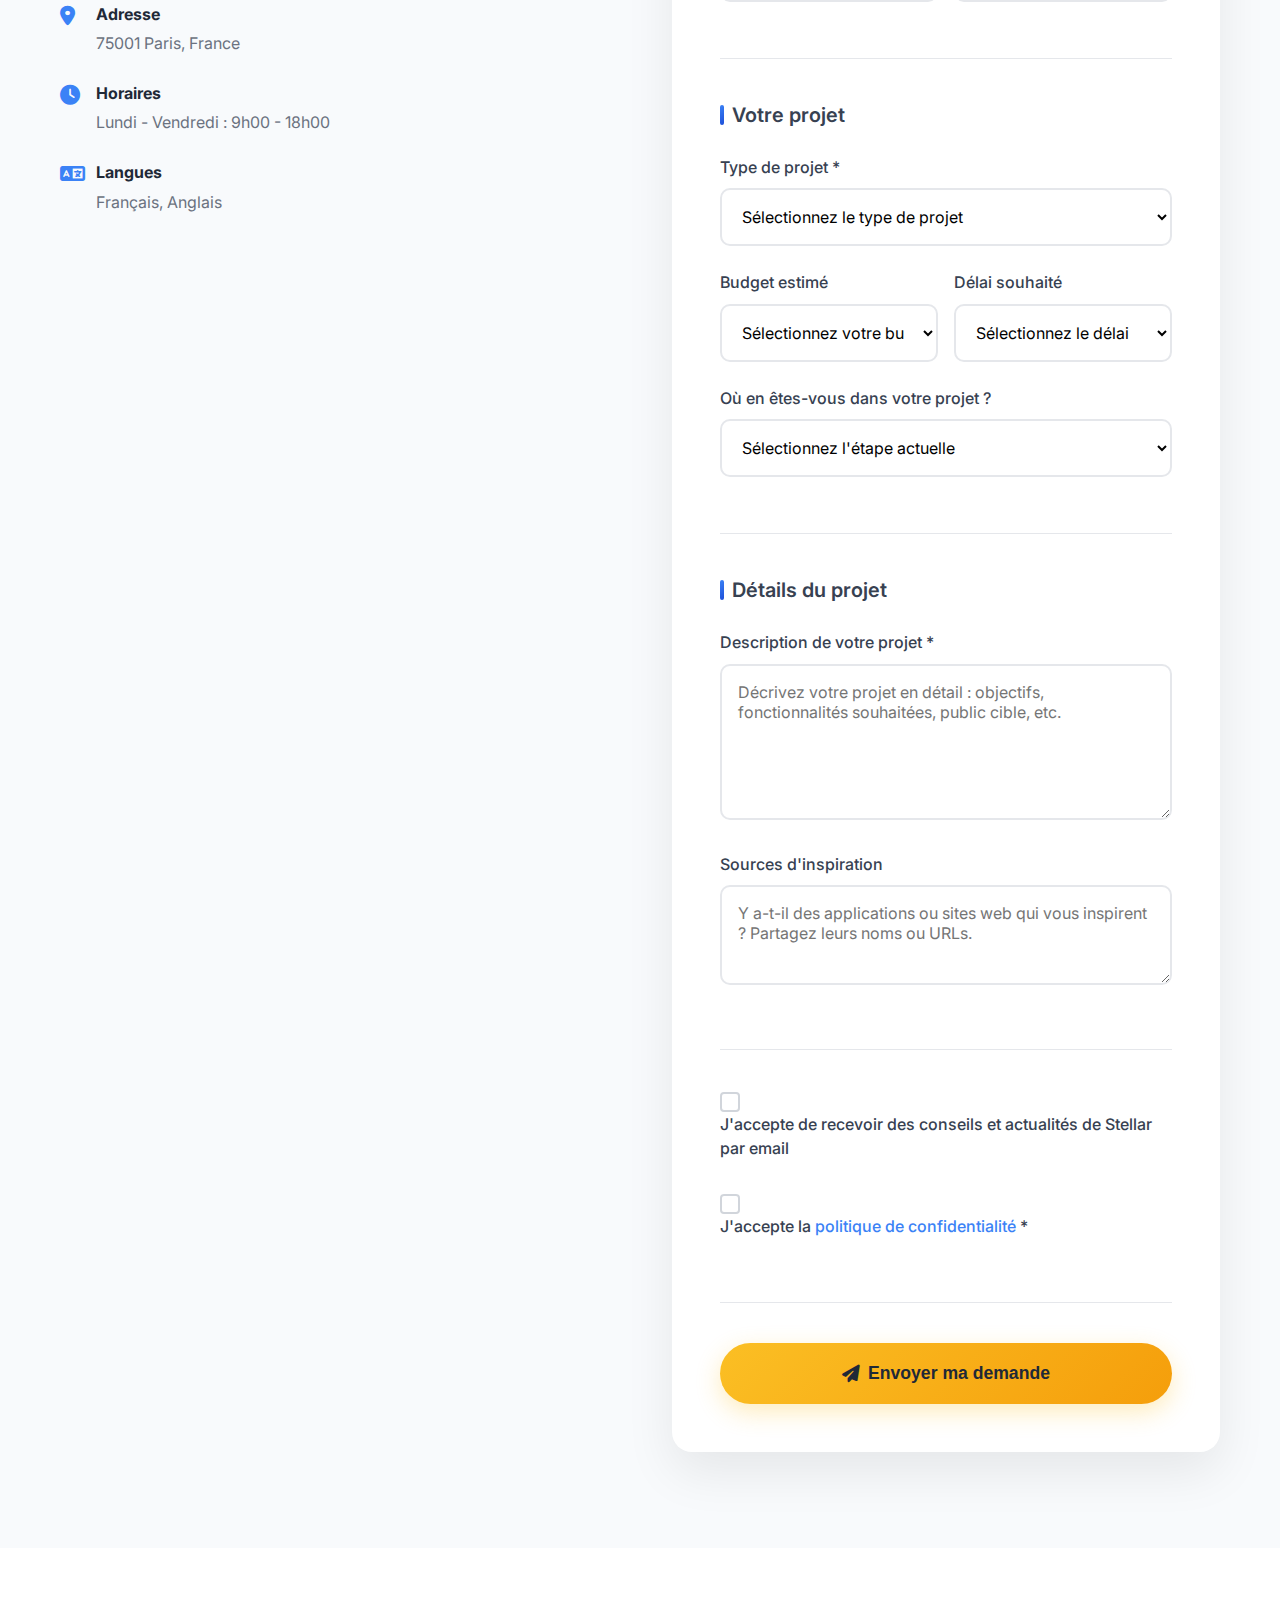
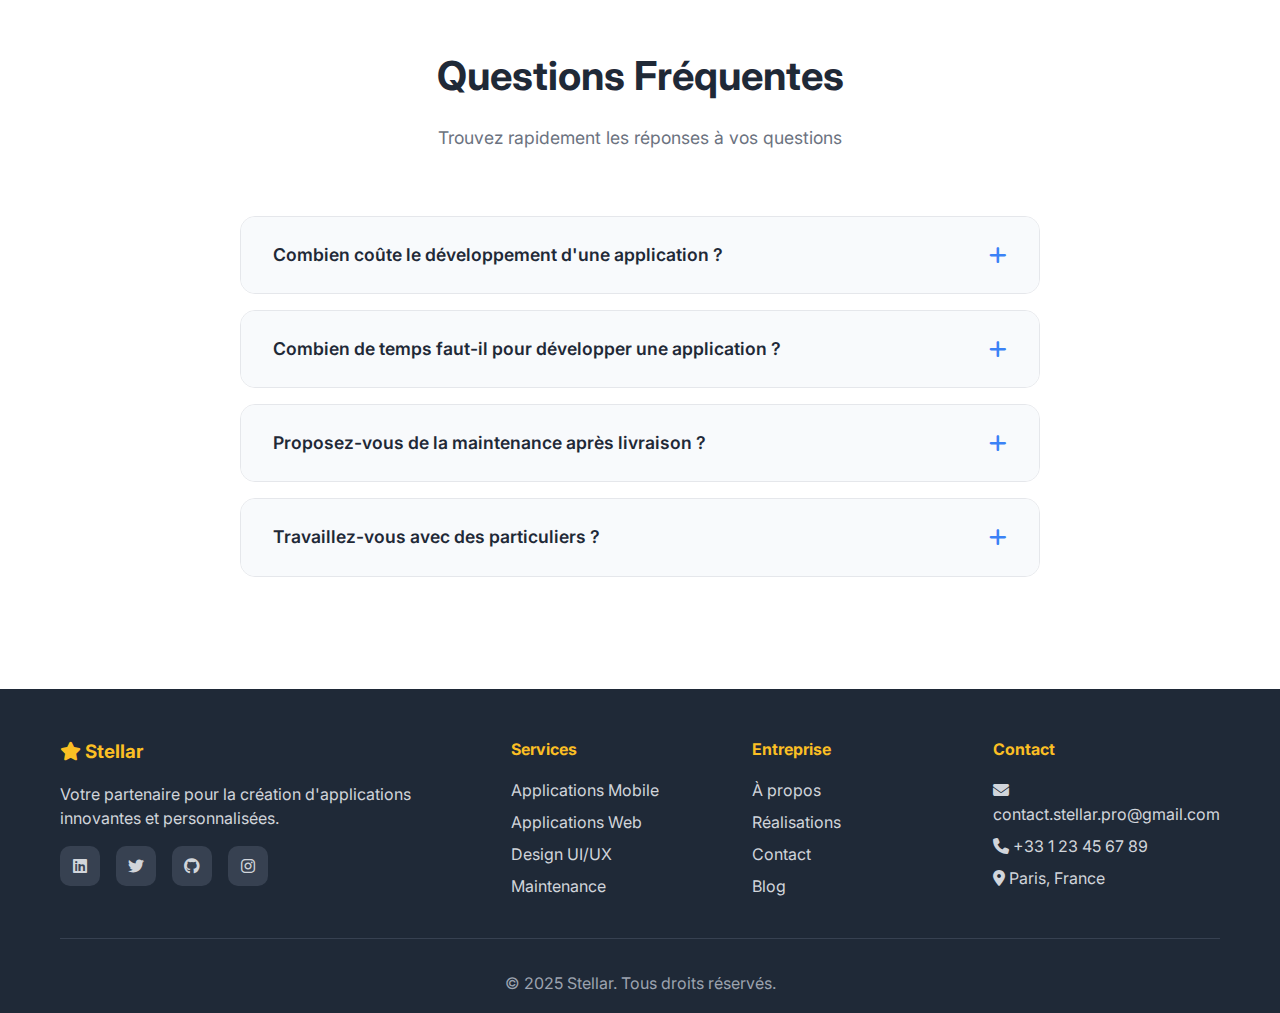
<file: pages/contact.html>
<!DOCTYPE html>
<html lang="fr">
<head>
    <meta charset="UTF-8">
    <meta name="viewport" content="width=device-width, initial-scale=1.0">
    <title>Contact - Stellar | Parlons de votre projet d'application</title>
    <meta name="description" content="Contactez Stellar pour discuter de votre projet d'application. Devis gratuit, consultation personnalisée et accompagnement complet.">
    <link rel="stylesheet" href="../css/styles.css">
    <link rel="stylesheet" href="../css/responsive.css">
    <link rel="preconnect" href="https://fonts.googleapis.com">
    <link rel="preconnect" href="https://fonts.gstatic.com" crossorigin>
    <link href="https://fonts.googleapis.com/css2?family=Inter:wght@300;400;500;600;700&display=swap" rel="stylesheet">
    <link rel="stylesheet" href="https://cdnjs.cloudflare.com/ajax/libs/font-awesome/6.4.0/css/all.min.css">
</head>
<body>
    <!-- Navigation -->
    <nav class="navbar">
        <div class="nav-container">
            <div class="logo">
                <h2><a href="../index.html" style="text-decoration: none; color: inherit;"><i class="fas fa-star"></i> Stellar</a></h2>
            </div>
            <ul class="nav-menu">
                <li><a href="../index.html">Accueil</a></li>
                <li><a href="services.html">Services</a></li>
                <li><a href="about.html">À propos</a></li>
                <li><a href="../index.html#portfolio">Réalisations</a></li>
                <li><a href="contact.html" class="active cta-nav">Contact</a></li>
            </ul>
            <div class="hamburger">
                <span></span>
                <span></span>
                <span></span>
            </div>
        </div>
    </nav>

    <main>
        <!-- Hero Section -->
        <section class="page-hero">
            <div class="container">
                <div class="page-hero-content">
                    <h1>Contactez <span class="highlight">Stellar</span></h1>
                    <p>Parlons de votre projet d'application. Notre équipe est là pour vous accompagner de l'idée à la réalisation.</p>
                </div>
            </div>
        </section>

        <!-- Contact Methods Section -->
        <section class="contact-methods-section">
            <div class="container">
                <div class="section-header">
                    <h2>Plusieurs façons de nous contacter</h2>
                    <p>Choisissez le moyen qui vous convient le mieux</p>
                </div>
                <div class="contact-methods-grid">
                    <div class="contact-method-card">
                        <div class="method-icon">
                            <i class="fas fa-envelope"></i>
                        </div>
                        <h3>Par Email</h3>
                        <p>Envoyez-nous un message détaillé sur votre projet</p>
                        <a href="mailto:contact.stellar.pro@gmail.com" class="method-link">contact.stellar.pro@gmail.com</a>
                        <span class="response-time">Réponse sous 24h</span>
                    </div>
                    <div class="contact-method-card featured">
                        <div class="featured-badge">Recommandé</div>
                        <div class="method-icon">
                            <i class="fas fa-comments"></i>
                        </div>
                        <h3>Consultation Gratuite</h3>
                        <p>Échangeons directement sur votre projet lors d'un appel</p>
                        <a href="tel:+33123456789" class="method-link">+33 1 23 45 67 89</a>
                        <span class="response-time">Disponible Lun-Ven 9h-18h</span>
                    </div>
                    <div class="contact-method-card">
                        <div class="method-icon">
                            <i class="fas fa-calendar-alt"></i>
                        </div>
                        <h3>Rendez-vous</h3>
                        <p>Planifiez une rencontre personnalisée avec notre équipe</p>
                        <a href="#" class="method-link">Prendre RDV</a>
                        <span class="response-time">En présentiel ou visio</span>
                    </div>
                </div>
            </div>
        </section>

        <!-- Contact Form Section -->
        <section class="contact-form-section">
            <div class="container">
                <div class="contact-form-content">
                    <div class="form-info">
                        <h2>Décrivez-nous votre projet</h2>
                        <p>Plus vous nous donnerez de détails, plus nous pourrons vous proposer une solution adaptée et un devis précis.</p>
                        
                        <div class="form-benefits">
                            <div class="benefit">
                                <i class="fas fa-check-circle"></i>
                                <span>Devis gratuit sous 48h</span>
                            </div>
                            <div class="benefit">
                                <i class="fas fa-check-circle"></i>
                                <span>Consultation personnalisée</span>
                            </div>
                            <div class="benefit">
                                <i class="fas fa-check-circle"></i>
                                <span>Aucun engagement</span>
                            </div>
                        </div>

                        <div class="contact-info-details">
                            <h3>Informations pratiques</h3>
                            <div class="info-item">
                                <i class="fas fa-map-marker-alt"></i>
                                <div>
                                    <strong>Adresse</strong>
                                    <p>75001 Paris, France</p>
                                </div>
                            </div>
                            <div class="info-item">
                                <i class="fas fa-clock"></i>
                                <div>
                                    <strong>Horaires</strong>
                                    <p>Lundi - Vendredi : 9h00 - 18h00</p>
                                </div>
                            </div>
                            <div class="info-item">
                                <i class="fas fa-language"></i>
                                <div>
                                    <strong>Langues</strong>
                                    <p>Français, Anglais</p>
                                </div>
                            </div>
                        </div>
                    </div>

                    <div class="form-container">
                        <form id="contact-form" class="detailed-contact-form">
                            <h3>Formulaire de contact</h3>
                            
                            <div class="form-section">
                                <h4>Vos informations</h4>
                                <div class="form-row">
                                    <div class="form-group">
                                        <label for="name">Nom complet *</label>
                                        <input type="text" id="name" name="name" required>
                                    </div>
                                    <div class="form-group">
                                        <label for="email">Email *</label>
                                        <input type="email" id="email" name="email" required>
                                    </div>
                                </div>
                                <div class="form-row">
                                    <div class="form-group">
                                        <label for="phone">Téléphone</label>
                                        <input type="tel" id="phone" name="phone">
                                    </div>
                                    <div class="form-group">
                                        <label for="company">Entreprise/Organisation</label>
                                        <input type="text" id="company" name="company">
                                    </div>
                                </div>
                            </div>

                            <div class="form-section">
                                <h4>Votre projet</h4>
                                <div class="form-group">
                                    <label for="project-type">Type de projet *</label>
                                    <select id="project-type" name="project-type" required>
                                        <option value="">Sélectionnez le type de projet</option>
                                        <option value="mobile-ios">Application Mobile iOS</option>
                                        <option value="mobile-android">Application Mobile Android</option>
                                        <option value="mobile-both">Application Mobile iOS & Android</option>
                                        <option value="web-app">Application Web</option>
                                        <option value="website">Site Web</option>
                                        <option value="ecommerce">E-commerce</option>
                                        <option value="design">Design UI/UX uniquement</option>
                                        <option value="maintenance">Maintenance/Evolution d'app existante</option>
                                        <option value="other">Autre (précisez dans le message)</option>
                                    </select>
                                </div>
                                <div class="form-row">
                                    <div class="form-group">
                                        <label for="budget">Budget estimé</label>
                                        <select id="budget" name="budget">
                                            <option value="">Sélectionnez votre budget</option>
                                            <option value="5k-10k">5 000€ - 10 000€</option>
                                            <option value="10k-25k">10 000€ - 25 000€</option>
                                            <option value="25k-50k">25 000€ - 50 000€</option>
                                            <option value="50k+">Plus de 50 000€</option>
                                            <option value="not-sure">Je ne sais pas encore</option>
                                        </select>
                                    </div>
                                    <div class="form-group">
                                        <label for="timeline">Délai souhaité</label>
                                        <select id="timeline" name="timeline">
                                            <option value="">Sélectionnez le délai</option>
                                            <option value="urgent">Urgent (moins de 1 mois)</option>
                                            <option value="1-3months">1 à 3 mois</option>
                                            <option value="3-6months">3 à 6 mois</option>
                                            <option value="6months+">Plus de 6 mois</option>
                                            <option value="flexible">Flexible</option>
                                        </select>
                                    </div>
                                </div>
                                <div class="form-group">
                                    <label for="project-stage">Où en êtes-vous dans votre projet ?</label>
                                    <select id="project-stage" name="project-stage">
                                        <option value="">Sélectionnez l'étape actuelle</option>
                                        <option value="idea">J'ai une idée</option>
                                        <option value="concept">J'ai un concept détaillé</option>
                                        <option value="mockups">J'ai des maquettes/wireframes</option>
                                        <option value="existing">J'ai déjà une application à améliorer</option>
                                        <option value="redesign">Je veux refaire une application existante</option>
                                    </select>
                                </div>
                            </div>

                            <div class="form-section">
                                <h4>Détails du projet</h4>
                                <div class="form-group">
                                    <label for="message">Description de votre projet *</label>
                                    <textarea id="message" name="message" rows="6" placeholder="Décrivez votre projet en détail : objectifs, fonctionnalités souhaitées, public cible, etc." required></textarea>
                                </div>
                                <div class="form-group">
                                    <label for="inspiration">Sources d'inspiration</label>
                                    <textarea id="inspiration" name="inspiration" rows="3" placeholder="Y a-t-il des applications ou sites web qui vous inspirent ? Partagez leurs noms ou URLs."></textarea>
                                </div>
                            </div>

                            <div class="form-section">
                                <div class="form-group checkbox-group">
                                    <label class="checkbox-label">
                                        <input type="checkbox" id="newsletter" name="newsletter">
                                        <span class="checkmark"></span>
                                        J'accepte de recevoir des conseils et actualités de Stellar par email
                                    </label>
                                </div>
                                <div class="form-group checkbox-group">
                                    <label class="checkbox-label">
                                        <input type="checkbox" id="privacy" name="privacy" required>
                                        <span class="checkmark"></span>
                                        J'accepte la <a href="#" target="_blank">politique de confidentialité</a> *
                                    </label>
                                </div>
                            </div>

                            <button type="submit" class="btn btn-primary btn-large">
                                <i class="fas fa-paper-plane"></i> Envoyer ma demande
                            </button>
                        </form>
                    </div>
                </div>
            </div>
        </section>

        <!-- FAQ Section -->
        <section class="faq-section">
            <div class="container">
                <div class="section-header">
                    <h2>Questions Fréquentes</h2>
                    <p>Trouvez rapidement les réponses à vos questions</p>
                </div>
                <div class="faq-grid">
                    <div class="faq-item">
                        <div class="faq-question">
                            <h3>Combien coûte le développement d'une application ?</h3>
                            <i class="fas fa-plus"></i>
                        </div>
                        <div class="faq-answer">
                            <p>Le coût varie selon la complexité du projet, les fonctionnalités et les plateformes ciblées. Nos projets commencent généralement à partir de 5 000€ pour une application simple. Nous vous fournirons un devis détaillé après analyse de vos besoins.</p>
                        </div>
                    </div>
                    <div class="faq-item">
                        <div class="faq-question">
                            <h3>Combien de temps faut-il pour développer une application ?</h3>
                            <i class="fas fa-plus"></i>
                        </div>
                        <div class="faq-answer">
                            <p>Le délai dépend de la complexité du projet. Une application simple peut être développée en 1-2 mois, tandis qu'une application complexe peut prendre 3-6 mois ou plus. Nous établissons un planning précis dès le début du projet.</p>
                        </div>
                    </div>
                    <div class="faq-item">
                        <div class="faq-question">
                            <h3>Proposez-vous de la maintenance après livraison ?</h3>
                            <i class="fas fa-plus"></i>
                        </div>
                        <div class="faq-answer">
                            <p>Oui, nous proposons des contrats de maintenance incluant les mises à jour, corrections de bugs, support technique et évolutions fonctionnelles. La première année de maintenance est souvent incluse dans nos forfaits.</p>
                        </div>
                    </div>
                    <div class="faq-item">
                        <div class="faq-question">
                            <h3>Travaillez-vous avec des particuliers ?</h3>
                            <i class="fas fa-plus"></i>
                        </div>
                        <div class="faq-answer">
                            <p>Absolument ! Nous sommes spécialisés dans l'accompagnement des particuliers qui souhaitent créer leur application. Nous adaptons notre approche et notre communication pour rendre le processus accessible à tous.</p>
                        </div>
                    </div>
                </div>
            </div>
        </section>
    </main>

    <!-- Footer -->
    <footer class="footer">
        <div class="container">
            <div class="footer-content">
                <div class="footer-section">
                    <h3><i class="fas fa-star"></i> Stellar</h3>
                    <p>Votre partenaire pour la création d'applications innovantes et personnalisées.</p>
                    <div class="social-links">
                        <a href="#"><i class="fab fa-linkedin"></i></a>
                        <a href="#"><i class="fab fa-twitter"></i></a>
                        <a href="#"><i class="fab fa-github"></i></a>
                        <a href="#"><i class="fab fa-instagram"></i></a>
                    </div>
                </div>
                <div class="footer-section">
                    <h4>Services</h4>
                    <ul>
                        <li><a href="../index.html#services">Applications Mobile</a></li>
                        <li><a href="../index.html#services">Applications Web</a></li>
                        <li><a href="../index.html#services">Design UI/UX</a></li>
                        <li><a href="../index.html#services">Maintenance</a></li>
                    </ul>
                </div>
                <div class="footer-section">
                    <h4>Entreprise</h4>
                    <ul>
                        <li><a href="about.html">À propos</a></li>
                        <li><a href="../index.html#portfolio">Réalisations</a></li>
                        <li><a href="#">Contact</a></li>
                        <li><a href="#">Blog</a></li>
                    </ul>
                </div>
                <div class="footer-section">
                    <h4>Contact</h4>
                    <p><i class="fas fa-envelope"></i> contact.stellar.pro@gmail.com</p>
                    <p><i class="fas fa-phone"></i> +33 1 23 45 67 89</p>
                    <p><i class="fas fa-map-marker-alt"></i> Paris, France</p>
                </div>
            </div>
            <div class="footer-bottom">
                <p>&copy; 2025 Stellar. Tous droits réservés.</p>
            </div>
        </div>
    </footer>

    <script src="../js/main.js"></script>
    <script>
        // FAQ Toggle functionality
        document.querySelectorAll('.faq-question').forEach(question => {
            question.addEventListener('click', () => {
                const faqItem = question.parentElement;
                const isOpen = faqItem.classList.contains('open');
                
                // Close all other FAQ items
                document.querySelectorAll('.faq-item').forEach(item => {
                    item.classList.remove('open');
                });
                
                // Toggle current item
                if (!isOpen) {
                    faqItem.classList.add('open');
                }
            });
        });
    </script>
</body>
</html>
</file>
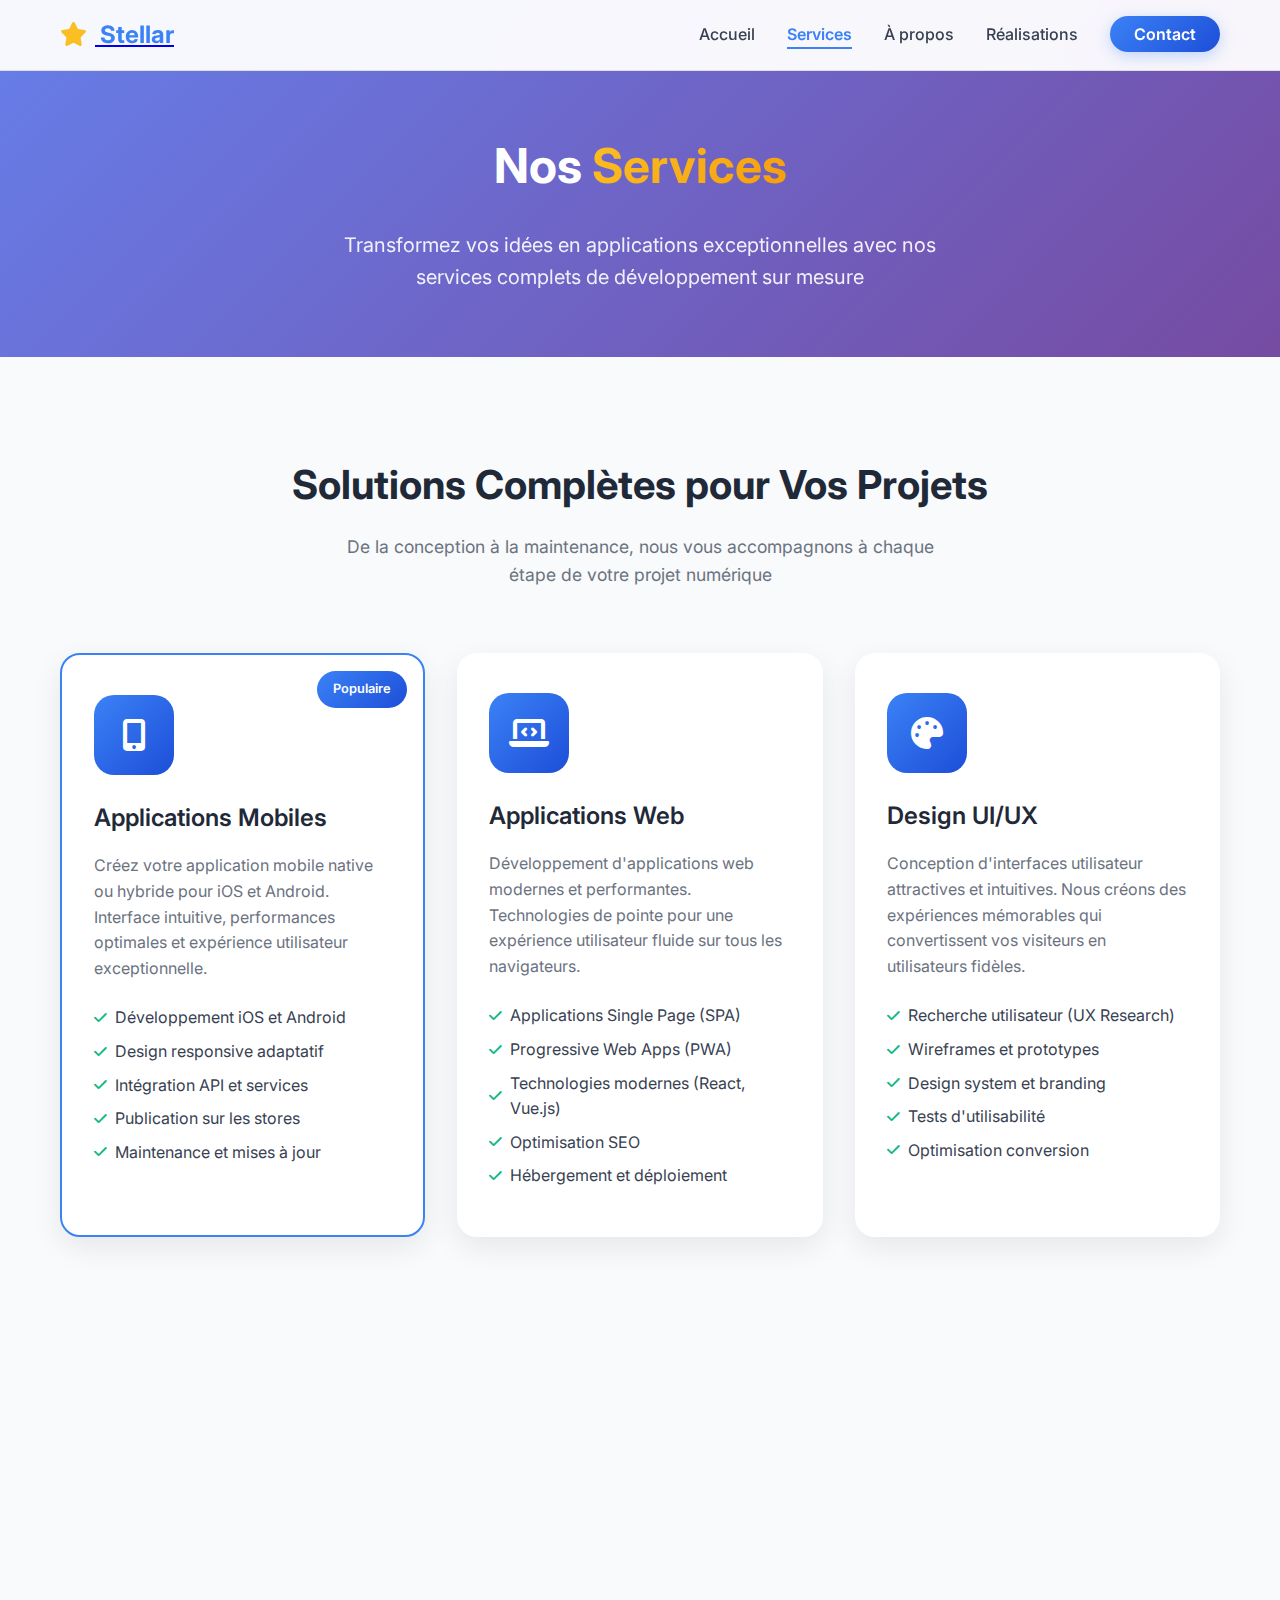
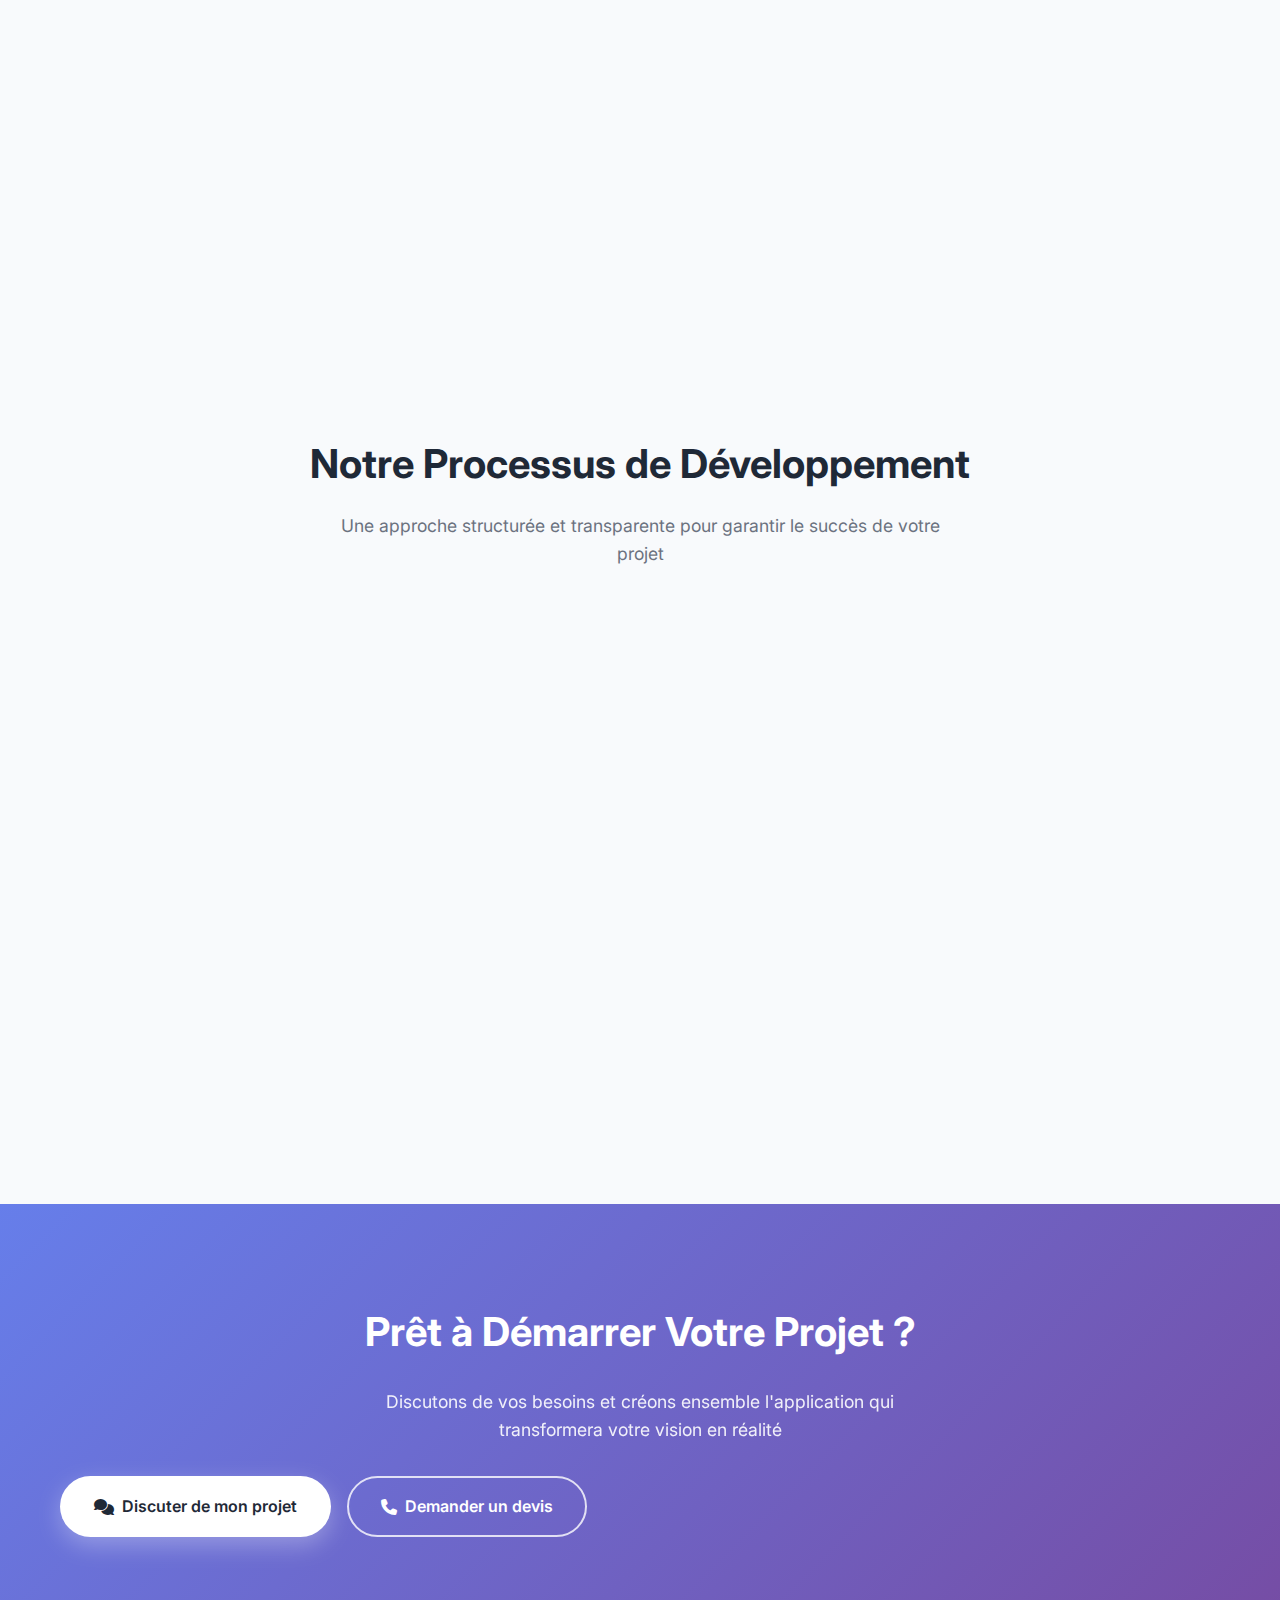
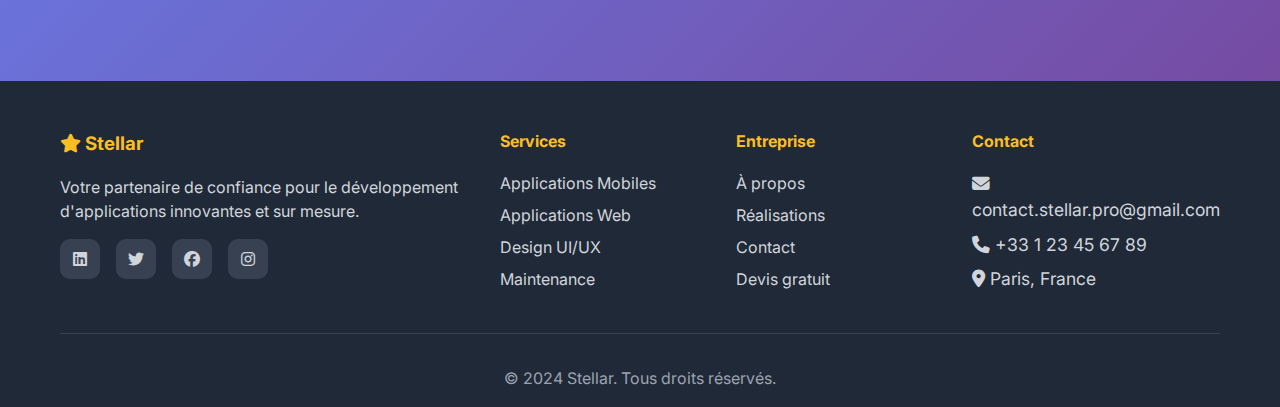
<file: pages/services.html>
<!DOCTYPE html>
<html lang="fr">
<head>
    <meta charset="UTF-8">
    <meta name="viewport" content="width=device-width, initial-scale=1.0">
    <title>Nos Services - Stellar | Développement d'Applications sur Mesure</title>
    <meta name="description" content="Découvrez nos services de développement d'applications mobiles et web pour particuliers. Applications sur mesure, design UI/UX et maintenance complète.">
    <link rel="stylesheet" href="../css/styles.css">
    <link rel="stylesheet" href="../css/responsive.css">
    <link rel="preconnect" href="https://fonts.googleapis.com">
    <link rel="preconnect" href="https://fonts.gstatic.com" crossorigin>
    <link href="https://fonts.googleapis.com/css2?family=Inter:wght@300;400;500;600;700&display=swap" rel="stylesheet">
    <link rel="stylesheet" href="https://cdnjs.cloudflare.com/ajax/libs/font-awesome/6.4.0/css/all.min.css">
</head>
<body>
    <!-- Navigation -->
    <nav class="navbar">
        <div class="nav-container">
            <div class="logo">
                <a href="../index.html"><h2><i class="fas fa-star"></i> Stellar</h2></a>
            </div>
            <ul class="nav-menu">
                <li><a href="../index.html">Accueil</a></li>
                <li><a href="services.html" class="active">Services</a></li>
                <li><a href="about.html">À propos</a></li>
                <li><a href="../index.html#portfolio">Réalisations</a></li>
                <li><a href="contact.html" class="cta-nav">Contact</a></li>
            </ul>
            <div class="hamburger">
                <span></span>
                <span></span>
                <span></span>
            </div>
        </div>
    </nav>

    <main>
        <!-- Page Hero -->
        <section class="page-hero">
            <div class="container">
                <div class="page-hero-content">
                    <h1>Nos <span class="highlight">Services</span></h1>
                    <p>Transformez vos idées en applications exceptionnelles avec nos services complets de développement sur mesure</p>
                </div>
            </div>
        </section>

        <!-- Services Section -->
        <section class="services">
            <div class="container">
                <div class="section-header">
                    <h2>Solutions Complètes pour Vos Projets</h2>
                    <p>De la conception à la maintenance, nous vous accompagnons à chaque étape de votre projet numérique</p>
                </div>
                
                <div class="services-grid">
                    <!-- Service 1: Applications Mobiles -->
                    <div class="service-card featured">
                        <div class="service-badge">Populaire</div>
                        <div class="service-icon">
                            <i class="fas fa-mobile-alt"></i>
                        </div>
                        <h3>Applications Mobiles</h3>
                        <p>Créez votre application mobile native ou hybride pour iOS et Android. Interface intuitive, performances optimales et expérience utilisateur exceptionnelle.</p>
                        <ul class="service-features">
                            <li><i class="fas fa-check"></i> Développement iOS et Android</li>
                            <li><i class="fas fa-check"></i> Design responsive adaptatif</li>
                            <li><i class="fas fa-check"></i> Intégration API et services</li>
                            <li><i class="fas fa-check"></i> Publication sur les stores</li>
                            <li><i class="fas fa-check"></i> Maintenance et mises à jour</li>
                        </ul>
                    </div>

                    <!-- Service 2: Applications Web -->
                    <div class="service-card">
                        <div class="service-icon">
                            <i class="fas fa-laptop-code"></i>
                        </div>
                        <h3>Applications Web</h3>
                        <p>Développement d'applications web modernes et performantes. Technologies de pointe pour une expérience utilisateur fluide sur tous les navigateurs.</p>
                        <ul class="service-features">
                            <li><i class="fas fa-check"></i> Applications Single Page (SPA)</li>
                            <li><i class="fas fa-check"></i> Progressive Web Apps (PWA)</li>
                            <li><i class="fas fa-check"></i> Technologies modernes (React, Vue.js)</li>
                            <li><i class="fas fa-check"></i> Optimisation SEO</li>
                            <li><i class="fas fa-check"></i> Hébergement et déploiement</li>
                        </ul>
                    </div>

                    <!-- Service 3: Design UI/UX -->
                    <div class="service-card">
                        <div class="service-icon">
                            <i class="fas fa-palette"></i>
                        </div>
                        <h3>Design UI/UX</h3>
                        <p>Conception d'interfaces utilisateur attractives et intuitives. Nous créons des expériences mémorables qui convertissent vos visiteurs en utilisateurs fidèles.</p>
                        <ul class="service-features">
                            <li><i class="fas fa-check"></i> Recherche utilisateur (UX Research)</li>
                            <li><i class="fas fa-check"></i> Wireframes et prototypes</li>
                            <li><i class="fas fa-check"></i> Design system et branding</li>
                            <li><i class="fas fa-check"></i> Tests d'utilisabilité</li>
                            <li><i class="fas fa-check"></i> Optimisation conversion</li>
                        </ul>
                    </div>

                    <!-- Service 4: Consultation -->
                    <div class="service-card">
                        <div class="service-icon">
                            <i class="fas fa-lightbulb"></i>
                        </div>
                        <h3>Conseil & Stratégie</h3>
                        <p>Accompagnement stratégique pour définir vos besoins, choisir les bonnes technologies et optimiser votre investissement numérique.</p>
                        <ul class="service-features">
                            <li><i class="fas fa-check"></i> Audit technique existant</li>
                            <li><i class="fas fa-check"></i> Analyse des besoins</li>
                            <li><i class="fas fa-check"></i> Recommandations technologiques</li>
                            <li><i class="fas fa-check"></i> Planification projet</li>
                            <li><i class="fas fa-check"></i> Estimation budgétaire</li>
                        </ul>
                    </div>

                    <!-- Service 5: Maintenance -->
                    <div class="service-card">
                        <div class="service-icon">
                            <i class="fas fa-tools"></i>
                        </div>
                        <h3>Maintenance & Support</h3>
                        <p>Support technique continu pour assurer le bon fonctionnement de vos applications. Mises à jour, corrections et évolutions régulières.</p>
                        <ul class="service-features">
                            <li><i class="fas fa-check"></i> Monitoring et surveillance</li>
                            <li><i class="fas fa-check"></i> Mises à jour sécuritaires</li>
                            <li><i class="fas fa-check"></i> Correction de bugs</li>
                            <li><i class="fas fa-check"></i> Support technique prioritaire</li>
                            <li><i class="fas fa-check"></i> Évolutions fonctionnelles</li>
                        </ul>
                    </div>

                    <!-- Service 6: Formation -->
                    <div class="service-card">
                        <div class="service-icon">
                            <i class="fas fa-graduation-cap"></i>
                        </div>
                        <h3>Formation & Accompagnement</h3>
                        <p>Formation personnalisée pour vous permettre de maîtriser votre application et d'optimiser son utilisation au quotidien.</p>
                        <ul class="service-features">
                            <li><i class="fas fa-check"></i> Formation utilisateur</li>
                            <li><i class="fas fa-check"></i> Documentation complète</li>
                            <li><i class="fas fa-check"></i> Sessions de prise en main</li>
                            <li><i class="fas fa-check"></i> Support continu</li>
                            <li><i class="fas fa-check"></i> Tutoriels vidéo</li>
                        </ul>
                    </div>
                </div>
            </div>
        </section>

        <!-- Process Section -->
        <section class="process">
            <div class="container">
                <div class="section-header">
                    <h2>Notre Processus de Développement</h2>
                    <p>Une approche structurée et transparente pour garantir le succès de votre projet</p>
                </div>
                
                <div class="process-steps">
                    <div class="process-step">
                        <div class="step-number">1</div>
                        <div class="step-content">
                            <h3>Analyse & Conception</h3>
                            <p>Nous analysons vos besoins en détail et concevons la solution optimale pour votre projet.</p>
                        </div>
                    </div>
                    <div class="process-step">
                        <div class="step-number">2</div>
                        <div class="step-content">
                            <h3>Design & Prototypage</h3>
                            <p>Création des maquettes et prototypes pour valider l'expérience utilisateur avant le développement.</p>
                        </div>
                    </div>
                    <div class="process-step">
                        <div class="step-number">3</div>
                        <div class="step-content">
                            <h3>Développement</h3>
                            <p>Développement de votre application avec les meilleures pratiques et technologies modernes.</p>
                        </div>
                    </div>
                    <div class="process-step">
                        <div class="step-number">4</div>
                        <div class="step-content">
                            <h3>Tests & Validation</h3>
                            <p>Tests approfondis pour garantir la qualité, la sécurité et les performances de votre application.</p>
                        </div>
                    </div>
                    <div class="process-step">
                        <div class="step-number">5</div>
                        <div class="step-content">
                            <h3>Déploiement</h3>
                            <p>Mise en ligne de votre application et formation pour une prise en main optimale.</p>
                        </div>
                    </div>
                    <div class="process-step">
                        <div class="step-number">6</div>
                        <div class="step-content">
                            <h3>Maintenance</h3>
                            <p>Support continu et évolutions pour maintenir votre application à jour et performante.</p>
                        </div>
                    </div>
                </div>
            </div>
        </section>

        <!-- CTA Section -->
        <section class="cta-section">
            <div class="container">
                <div class="cta-content">
                    <h2>Prêt à Démarrer Votre Projet ?</h2>
                    <p>Discutons de vos besoins et créons ensemble l'application qui transformera votre vision en réalité</p>
                    <div class="hero-buttons">
                        <a href="contact.html" class="btn btn-white">
                            <i class="fas fa-comments"></i> Discuter de mon projet
                        </a>
                        <a href="contact.html" class="btn btn-outline-white">
                            <i class="fas fa-phone"></i> Demander un devis
                        </a>
                    </div>
                </div>
            </div>
        </section>
    </main>

    <!-- Footer -->
    <footer class="footer">
        <div class="container">
            <div class="footer-content">
                <div class="footer-section">
                    <h3><i class="fas fa-star"></i> Stellar</h3>
                    <p>Votre partenaire de confiance pour le développement d'applications innovantes et sur mesure.</p>
                    <div class="social-links">
                        <a href="#"><i class="fab fa-linkedin"></i></a>
                        <a href="#"><i class="fab fa-twitter"></i></a>
                        <a href="#"><i class="fab fa-facebook"></i></a>
                        <a href="#"><i class="fab fa-instagram"></i></a>
                    </div>
                </div>
                <div class="footer-section">
                    <h4>Services</h4>
                    <ul>
                        <li><a href="#services">Applications Mobiles</a></li>
                        <li><a href="#services">Applications Web</a></li>
                        <li><a href="#services">Design UI/UX</a></li>
                        <li><a href="#services">Maintenance</a></li>
                    </ul>
                </div>
                <div class="footer-section">
                    <h4>Entreprise</h4>
                    <ul>
                        <li><a href="about.html">À propos</a></li>
                        <li><a href="../index.html#portfolio">Réalisations</a></li>
                        <li><a href="contact.html">Contact</a></li>
                        <li><a href="contact.html">Devis gratuit</a></li>
                    </ul>
                </div>
                <div class="footer-section">
                    <h4>Contact</h4>
                    <div class="contact-info">
                        <p><i class="fas fa-envelope"></i> contact.stellar.pro@gmail.com</p>
                        <p><i class="fas fa-phone"></i> +33 1 23 45 67 89</p>
                        <p><i class="fas fa-map-marker-alt"></i> Paris, France</p>
                    </div>
                </div>
            </div>
            <div class="footer-bottom">
                <p>&copy; 2024 Stellar. Tous droits réservés.</p>
            </div>
        </div>
    </footer>

    <script src="../js/main.js"></script>
</body>
</html>
</file>
<file: css/responsive.css>
/* ===== RESPONSIVE DESIGN ===== */

/* Large devices (desktops, 1200px and up) */
@media (max-width: 1200px) {
    .container {
        padding: 0 30px;
    }
    
    .hero-content h1 {
        font-size: 3rem;
    }
    
    .hero-container {
        gap: 3rem;
    }
}

/* Medium devices (tablets, 992px and down) */
@media (max-width: 992px) {
    .nav-menu {
        position: fixed;
        left: -100%;
        top: 70px;
        flex-direction: column;
        background: white;
        width: 100%;
        text-align: center;
        transition: 0.3s;
        box-shadow: 0 10px 27px rgba(0, 0, 0, 0.05);
        padding: 2rem 0;
        gap: 1rem;
    }

    .nav-menu.active {
        left: 0;
    }

    .hamburger {
        display: flex;
    }

    .hamburger.active span:nth-child(2) {
        opacity: 0;
    }

    .hamburger.active span:nth-child(1) {
        transform: translateY(8px) rotate(45deg);
    }

    .hamburger.active span:nth-child(3) {
        transform: translateY(-8px) rotate(-45deg);
    }

    .hero-container {
        grid-template-columns: 1fr;
        gap: 2rem;
        text-align: center;
    }

    .hero-content h1 {
        font-size: 2.5rem;
    }

    .hero-buttons {
        justify-content: center;
    }

    .hero-stats {
        justify-content: center;
    }

    .about-content {
        grid-template-columns: 1fr;
        gap: 3rem;
    }

    .contact-content {
        grid-template-columns: 1fr;
        gap: 3rem;
    }

    .footer-content {
        grid-template-columns: 1fr 1fr;
        gap: 2rem;
    }

    .services-grid {
        grid-template-columns: repeat(auto-fit, minmax(300px, 1fr));
    }

    .service-card.featured {
        transform: scale(1);
    }

    .page-hero-content h1 {
        font-size: 2.5rem;
    }

    .story-content {
        grid-template-columns: 1fr;
        gap: 3rem;
    }

    .story-text h2 {
        font-size: 2rem;
    }

    .timeline::before {
        left: 15px;
    }

    .timeline-item {
        padding-left: 3rem;
    }

    .timeline-dot {
        left: -6px;
        width: 12px;
        height: 12px;
    }

    .why-content {
        grid-template-columns: 1fr;
        gap: 3rem;
    }

    .why-text h2 {
        font-size: 2rem;
    }

    .cta-content h2 {
        font-size: 2rem;
    }
}

/* Small devices (landscape phones, 768px and down) */
@media (max-width: 768px) {
    .container {
        padding: 0 20px;
    }

    .navbar {
        padding: 0.75rem 0;
    }

    .hero {
        padding-top: 60px;
        min-height: 80vh;
    }

    .hero-content h1 {
        font-size: 2rem;
        line-height: 1.3;
    }

    .hero-subtitle {
        font-size: 1rem;
    }

    .hero-buttons {
        flex-direction: column;
        align-items: center;
    }

    .btn {
        width: 100%;
        max-width: 300px;
        justify-content: center;
    }

    .hero-stats {
        flex-direction: column;
        gap: 1rem;
    }

    .floating-card {
        padding: 1rem;
        font-size: 0.9rem;
    }

    .floating-card i {
        font-size: 1.5rem;
    }

    .card-1 {
        top: 10%;
        left: 5%;
    }

    .card-2 {
        top: 40%;
        right: 10%;
    }

    .card-3 {
        bottom: 10%;
        left: 20%;
    }

    .section-header h2 {
        font-size: 2rem;
    }

    .section-header p {
        font-size: 1rem;
    }

    .services,
    .about,
    .portfolio,
    .contact {
        padding: 4rem 0;
    }

    .services-grid {
        grid-template-columns: 1fr;
        gap: 1.5rem;
    }

    .service-card {
        padding: 2rem 1.5rem;
    }

    .about-text h2 {
        font-size: 2rem;
    }

    .feature {
        flex-direction: column;
        text-align: center;
        gap: 0.5rem;
    }

    .feature i {
        margin-top: 0;
    }

    .portfolio-grid {
        grid-template-columns: 1fr;
        gap: 1.5rem;
    }

    .contact-info h2 {
        font-size: 2rem;
    }

    .contact-methods {
        gap: 1rem;
    }

    .contact-method {
        flex-direction: column;
        text-align: center;
        gap: 0.5rem;
    }

    .contact-form-container {
        padding: 2rem 1.5rem;
    }

    .footer-content {
        grid-template-columns: 1fr;
        text-align: center;
        gap: 2rem;
    }

    .social-links {
        justify-content: center;
    }

    .page-hero {
        padding: 6rem 0 3rem;
    }

    .page-hero-content h1 {
        font-size: 2rem;
    }

    .page-hero-content p {
        font-size: 1rem;
    }

    .story,
    .mission,
    .team,
    .process,
    .why-choose,
    .cta-section {
        padding: 4rem 0;
    }

    .story-text h2 {
        font-size: 1.75rem;
    }

    .story-intro {
        font-size: 1.1rem;
    }

    .mission-card {
        padding: 2rem 1.5rem;
    }

    .team-grid {
        grid-template-columns: 1fr;
    }

    .process-steps {
        grid-template-columns: 1fr;
        gap: 2rem;
    }

    .why-stats {
        grid-template-columns: 1fr;
        gap: 1rem;
    }

    .cta-buttons {
        flex-direction: column;
        align-items: center;
    }

    .cta-buttons .btn {
        width: 100%;
        max-width: 300px;
    }
}

/* Extra small devices (portrait phones, 576px and down) */
@media (max-width: 576px) {
    .container {
        padding: 0 15px;
    }

    .nav-container {
        padding: 0 15px;
    }

    .logo h2 {
        font-size: 1.25rem;
    }

    .hero-content h1 {
        font-size: 1.75rem;
    }

    .hero-subtitle {
        font-size: 0.95rem;
    }

    .hero-buttons {
        gap: 0.75rem;
    }

    .btn {
        padding: 0.875rem 1.5rem;
        font-size: 0.95rem;
    }

    .section-header h2 {
        font-size: 1.75rem;
    }

    .services,
    .about,
    .portfolio,
    .contact {
        padding: 3rem 0;
    }

    .service-card {
        padding: 1.75rem 1.25rem;
    }

    .service-icon {
        width: 60px;
        height: 60px;
    }

    .service-icon i {
        font-size: 1.5rem;
    }

    .service-card h3 {
        font-size: 1.25rem;
    }

    .about-text h2 {
        font-size: 1.75rem;
    }

    .about-intro {
        font-size: 1rem;
    }

    .about-card {
        padding: 2rem 1.5rem;
    }

    .portfolio-content {
        padding: 1.5rem;
    }

    .contact-info h2 {
        font-size: 1.75rem;
    }

    .contact-info p {
        font-size: 1rem;
    }

    .contact-form-container {
        padding: 1.5rem 1rem;
    }

    .contact-form h3 {
        font-size: 1.25rem;
    }

    .form-group input,
    .form-group select,
    .form-group textarea {
        padding: 0.875rem;
        font-size: 0.95rem;
    }

    .floating-card {
        padding: 0.75rem;
        font-size: 0.8rem;
    }

    .floating-card i {
        font-size: 1.25rem;
    }

    .card-1, .card-2, .card-3 {
        position: relative;
        top: auto;
        left: auto;
        right: auto;
        bottom: auto;
        margin: 1rem;
        animation: none;
    }

    .hero-image {
        height: auto;
        margin-top: 2rem;
    }

    .floating-elements {
        display: flex;
        justify-content: center;
        gap: 1rem;
        flex-wrap: wrap;
    }

    .page-hero-content h1 {
        font-size: 1.75rem;
    }

    .story-text h2,
    .why-text h2,
    .cta-content h2 {
        font-size: 1.5rem;
    }

    .mission-card,
    .team-member {
        padding: 1.5rem 1rem;
    }

    .member-skills {
        gap: 0.25rem;
    }

    .member-skills span {
        font-size: 0.75rem;
        padding: 0.2rem 0.6rem;
    }

    .advantages {
        gap: 1rem;
    }

    .advantage {
        flex-direction: column;
        text-align: center;
        gap: 0.5rem;
    }

    .timeline {
        padding: 1rem 0;
    }

    .timeline::before {
        left: 10px;
    }

    .timeline-item {
        padding-left: 2.5rem;
        margin-bottom: 1.5rem;
    }

    .timeline-dot {
        left: -4px;
        width: 8px;
        height: 8px;
        border: 2px solid white;
    }
}

/* Very small devices (320px and down) */
@media (max-width: 320px) {
    .hero-content h1 {
        font-size: 1.5rem;
    }

    .section-header h2 {
        font-size: 1.5rem;
    }

    .about-text h2,
    .contact-info h2 {
        font-size: 1.5rem;
    }

    .service-card {
        padding: 1.5rem 1rem;
    }

    .contact-form-container {
        padding: 1.25rem 0.75rem;
    }

    .floating-elements {
        flex-direction: column;
        align-items: center;
        gap: 0.5rem;
    }
}

/* Landscape orientation adjustments */
@media (max-height: 600px) and (orientation: landscape) {
    .hero {
        min-height: 100vh;
        padding-top: 60px;
    }

    .hero-content h1 {
        font-size: 2rem;
    }

    .hero-subtitle {
        font-size: 0.95rem;
        margin-bottom: 1.5rem;
    }

    .hero-stats {
        margin-top: 1rem;
    }

    .hero-buttons {
        margin-bottom: 2rem;
    }
}
</file>
<file: css/styles.css>
/* ===== RESET & BASE STYLES ===== */
* {
    margin: 0;
    padding: 0;
    box-sizing: border-box;
}

html {
    scroll-behavior: smooth;
}

body {
    font-family: 'Inter', -apple-system, BlinkMacSystemFont, 'Segoe UI', sans-serif;
    line-height: 1.6;
    color: #2c3e50;
    overflow-x: hidden;
}

.container {
    max-width: 1200px;
    margin: 0 auto;
    padding: 0 20px;
}

/* ===== NAVIGATION ===== */
.navbar {
    position: fixed;
    top: 0;
    width: 100%;
    background: rgba(255, 255, 255, 0.95);
    backdrop-filter: blur(10px);
    z-index: 1000;
    padding: 1rem 0;
    transition: all 0.3s ease;
    border-bottom: 1px solid rgba(0, 0, 0, 0.1);
}

.nav-container {
    max-width: 1200px;
    margin: 0 auto;
    padding: 0 20px;
    display: flex;
    justify-content: space-between;
    align-items: center;
}

.logo h2 {
    color: #3b82f6;
    font-weight: 700;
    font-size: 1.5rem;
}

.logo i {
    color: #fbbf24;
    margin-right: 0.5rem;
}

.nav-menu {
    display: flex;
    list-style: none;
    gap: 2rem;
    align-items: center;
}

.nav-menu a {
    text-decoration: none;
    color: #374151;
    font-weight: 500;
    transition: color 0.3s ease;
    position: relative;
}

.nav-menu a:hover {
    color: #3b82f6;
}

.nav-menu a::after {
    content: '';
    position: absolute;
    width: 0;
    height: 2px;
    bottom: -5px;
    left: 0;
    background: #3b82f6;
    transition: width 0.3s ease;
}

.nav-menu a:hover::after {
    width: 100%;
}

.cta-nav {
    background: linear-gradient(135deg, #3b82f6, #1d4ed8) !important;
    color: white !important;
    padding: 0.5rem 1.5rem !important;
    border-radius: 25px !important;
    font-weight: 600 !important;
    box-shadow: 0 4px 15px rgba(59, 130, 246, 0.3);
}

.cta-nav:hover {
    transform: translateY(-2px);
    box-shadow: 0 6px 20px rgba(59, 130, 246, 0.4);
}

.hamburger {
    display: none;
    flex-direction: column;
    cursor: pointer;
    gap: 4px;
}

.hamburger span {
    width: 25px;
    height: 3px;
    background: #374151;
    transition: 0.3s;
}

/* ===== HERO SECTION ===== */
.hero {
    min-height: 100vh;
    display: flex;
    align-items: center;
    background: linear-gradient(135deg, #667eea 0%, #764ba2 100%);
    position: relative;
    overflow: hidden;
    padding-top: 80px;
}

.hero::before {
    content: '';
    position: absolute;
    top: 0;
    left: 0;
    right: 0;
    bottom: 0;
    background: url('data:image/svg+xml,<svg xmlns="http://www.w3.org/2000/svg" viewBox="0 0 100 100"><defs><pattern id="grain" width="100" height="100" patternUnits="userSpaceOnUse"><circle cx="25" cy="25" r="1" fill="%23ffffff" opacity="0.1"/><circle cx="75" cy="25" r="1" fill="%23ffffff" opacity="0.1"/><circle cx="25" cy="75" r="1" fill="%23ffffff" opacity="0.1"/><circle cx="75" cy="75" r="1" fill="%23ffffff" opacity="0.1"/></pattern></defs><rect width="100" height="100" fill="url(%23grain)"/></svg>');
}

.hero-container {
    max-width: 1200px;
    margin: 0 auto;
    padding: 0 20px;
    display: grid;
    grid-template-columns: 1fr 1fr;
    gap: 4rem;
    align-items: center;
    position: relative;
    z-index: 1;
}

.hero-content h1 {
    font-size: 3.5rem;
    font-weight: 700;
    color: white;
    margin-bottom: 1.5rem;
    line-height: 1.2;
}

.highlight {
    background: linear-gradient(135deg, #fbbf24, #f59e0b);
    -webkit-background-clip: text;
    -webkit-text-fill-color: transparent;
    background-clip: text;
}

.hero-subtitle {
    font-size: 1.25rem;
    color: rgba(255, 255, 255, 0.9);
    margin-bottom: 2rem;
    line-height: 1.6;
}

.hero-buttons {
    display: flex;
    gap: 1rem;
    margin-bottom: 3rem;
    flex-wrap: wrap;
}

.btn {
    display: inline-flex;
    align-items: center;
    gap: 0.5rem;
    padding: 1rem 2rem;
    text-decoration: none;
    border-radius: 50px;
    font-weight: 600;
    transition: all 0.3s ease;
    border: none;
    cursor: pointer;
    font-size: 1rem;
}

.btn-primary {
    background: linear-gradient(135deg, #fbbf24, #f59e0b);
    color: #1f2937;
    box-shadow: 0 8px 25px rgba(251, 191, 36, 0.3);
}

.btn-primary:hover {
    transform: translateY(-3px);
    box-shadow: 0 12px 35px rgba(251, 191, 36, 0.4);
}

.btn-secondary {
    background: rgba(255, 255, 255, 0.2);
    color: white;
    border: 2px solid rgba(255, 255, 255, 0.3);
    backdrop-filter: blur(10px);
}

.btn-secondary:hover {
    background: rgba(255, 255, 255, 0.3);
    transform: translateY(-3px);
}

.btn-outline {
    background: transparent;
    color: #3b82f6;
    border: 2px solid #3b82f6;
}

.btn-outline:hover {
    background: #3b82f6;
    color: white;
    transform: translateY(-2px);
}

.btn-white {
    background: white;
    color: #1f2937;
    border: 2px solid transparent;
    box-shadow: 0 8px 25px rgba(255, 255, 255, 0.3);
}

.btn-white:hover {
    background: rgba(255, 255, 255, 0.9);
    transform: translateY(-3px);
    box-shadow: 0 12px 35px rgba(255, 255, 255, 0.4);
}

.btn-outline-white {
    background: transparent;
    color: white;
    border: 2px solid rgba(255, 255, 255, 0.8);
}

.btn-outline-white:hover {
    background: white;
    color: #1f2937;
    border-color: white;
    transform: translateY(-3px);
}

.hero-stats {
    display: flex;
    gap: 2rem;
}

.stat {
    text-align: center;
}

.stat-number {
    display: block;
    font-size: 2rem;
    font-weight: 700;
    color: #fbbf24;
}

.stat-label {
    color: rgba(255, 255, 255, 0.8);
    font-size: 0.9rem;
}

.hero-image {
    position: relative;
    height: 500px;
}

.floating-elements {
    position: relative;
    width: 100%;
    height: 100%;
}

.floating-card {
    position: absolute;
    background: rgba(255, 255, 255, 0.95);
    backdrop-filter: blur(10px);
    padding: 1.5rem;
    border-radius: 20px;
    box-shadow: 0 20px 40px rgba(0, 0, 0, 0.1);
    display: flex;
    flex-direction: column;
    align-items: center;
    gap: 0.5rem;
    animation: float 3s ease-in-out infinite;
}

.floating-card i {
    font-size: 2rem;
    color: #3b82f6;
}

.floating-card span {
    font-weight: 600;
    color: #374151;
}

.card-1 {
    top: 20%;
    left: 10%;
    animation-delay: 0s;
}

.card-2 {
    top: 50%;
    right: 20%;
    animation-delay: 1s;
}

.card-3 {
    bottom: 20%;
    left: 30%;
    animation-delay: 2s;
}

@keyframes float {
    0%, 100% { transform: translateY(0px); }
    50% { transform: translateY(-20px); }
}

/* ===== SECTIONS ===== */
.section-header {
    text-align: center;
    margin-bottom: 4rem;
}

.section-header h2 {
    font-size: 2.5rem;
    font-weight: 700;
    color: #1f2937;
    margin-bottom: 1rem;
}

.section-header p {
    font-size: 1.1rem;
    color: #6b7280;
    max-width: 600px;
    margin: 0 auto;
}

/* ===== SERVICES SECTION ===== */
.services {
    padding: 6rem 0;
    background: #f8fafc;
}

.services-grid {
    display: grid;
    grid-template-columns: repeat(auto-fit, minmax(280px, 1fr));
    gap: 2rem;
}

.service-card {
    background: white;
    padding: 2.5rem 2rem;
    border-radius: 20px;
    box-shadow: 0 10px 30px rgba(0, 0, 0, 0.08);
    transition: all 0.3s ease;
    position: relative;
    overflow: hidden;
}

.service-card::before {
    content: '';
    position: absolute;
    top: 0;
    left: 0;
    right: 0;
    height: 4px;
    background: linear-gradient(135deg, #3b82f6, #1d4ed8);
    transform: scaleX(0);
    transition: transform 0.3s ease;
}

.service-card:hover::before {
    transform: scaleX(1);
}

.service-card:hover {
    transform: translateY(-10px);
    box-shadow: 0 20px 50px rgba(0, 0, 0, 0.15);
}

.service-card.featured {
    border: 2px solid #3b82f6;
    transform: scale(1.05);
}

.service-badge {
    position: absolute;
    top: 1rem;
    right: 1rem;
    background: linear-gradient(135deg, #3b82f6, #1d4ed8);
    color: white;
    padding: 0.5rem 1rem;
    border-radius: 20px;
    font-size: 0.8rem;
    font-weight: 600;
}

.service-icon {
    width: 80px;
    height: 80px;
    background: linear-gradient(135deg, #3b82f6, #1d4ed8);
    border-radius: 20px;
    display: flex;
    align-items: center;
    justify-content: center;
    margin-bottom: 1.5rem;
}

.service-icon i {
    font-size: 2rem;
    color: white;
}

.service-card h3 {
    font-size: 1.5rem;
    font-weight: 600;
    color: #1f2937;
    margin-bottom: 1rem;
}

.service-card p {
    color: #6b7280;
    margin-bottom: 1.5rem;
    line-height: 1.6;
}

.service-features {
    list-style: none;
}

.service-features li {
    display: flex;
    align-items: center;
    gap: 0.5rem;
    margin-bottom: 0.5rem;
    color: #374151;
}

.service-features i {
    color: #10b981;
    font-size: 0.9rem;
}

/* ===== ABOUT SECTION ===== */
.about {
    padding: 6rem 0;
    background: white;
}

.about-content {
    display: grid;
    grid-template-columns: 1fr 1fr;
    gap: 4rem;
    align-items: center;
}

.about-text h2 {
    font-size: 2.5rem;
    font-weight: 700;
    color: #1f2937;
    margin-bottom: 1.5rem;
}

.about-intro {
    font-size: 1.1rem;
    color: #6b7280;
    margin-bottom: 2rem;
    line-height: 1.6;
}

.about-features {
    margin-bottom: 2rem;
}

.feature {
    display: flex;
    gap: 1rem;
    margin-bottom: 1.5rem;
    align-items: flex-start;
}

.feature i {
    font-size: 1.5rem;
    color: #3b82f6;
    margin-top: 0.25rem;
}

.feature h4 {
    font-weight: 600;
    color: #1f2937;
    margin-bottom: 0.5rem;
}

.feature p {
    color: #6b7280;
    line-height: 1.5;
}

.about-card {
    background: linear-gradient(135deg, #3b82f6, #1d4ed8);
    color: white;
    padding: 2.5rem;
    border-radius: 20px;
    box-shadow: 0 20px 40px rgba(59, 130, 246, 0.3);
}

.about-card h3 {
    font-size: 1.5rem;
    font-weight: 600;
    margin-bottom: 1rem;
}

.about-card p {
    line-height: 1.6;
    opacity: 0.9;
}

/* ===== PORTFOLIO SECTION ===== */
.portfolio {
    padding: 6rem 0;
    background: #f8fafc;
}

.portfolio-grid {
    display: grid;
    grid-template-columns: repeat(auto-fit, minmax(350px, 1fr));
    gap: 2rem;
}

.portfolio-item {
    background: white;
    border-radius: 20px;
    overflow: hidden;
    box-shadow: 0 10px 30px rgba(0, 0, 0, 0.08);
    transition: all 0.3s ease;
}

.portfolio-item:hover {
    transform: translateY(-10px);
    box-shadow: 0 20px 50px rgba(0, 0, 0, 0.15);
}

.portfolio-image {
    height: 200px;
    background: linear-gradient(135deg, #667eea, #764ba2);
    display: flex;
    align-items: center;
    justify-content: center;
}

.portfolio-placeholder {
    width: 80px;
    height: 80px;
    background: rgba(255, 255, 255, 0.2);
    border-radius: 15px;
    display: flex;
    align-items: center;
    justify-content: center;
}

.portfolio-placeholder i {
    font-size: 2rem;
    color: white;
}

.portfolio-content {
    padding: 2rem;
}

.portfolio-content h3 {
    font-size: 1.25rem;
    font-weight: 600;
    color: #1f2937;
    margin-bottom: 0.5rem;
}

.portfolio-content p {
    color: #6b7280;
    margin-bottom: 1rem;
    line-height: 1.5;
}

.portfolio-tag {
    display: inline-block;
    background: #dbeafe;
    color: #3b82f6;
    padding: 0.25rem 0.75rem;
    border-radius: 15px;
    font-size: 0.8rem;
    font-weight: 500;
}

/* ===== CONTACT SECTION ===== */
.contact {
    padding: 6rem 0;
    background: white;
}

.contact-content {
    display: grid;
    grid-template-columns: 1fr 1fr;
    gap: 4rem;
    align-items: start;
}

.contact-info h2 {
    font-size: 2.5rem;
    font-weight: 700;
    color: #1f2937;
    margin-bottom: 1.5rem;
}

.contact-info p {
    font-size: 1.1rem;
    color: #6b7280;
    margin-bottom: 2rem;
    line-height: 1.6;
}

.contact-methods {
    display: flex;
    flex-direction: column;
    gap: 1.5rem;
}

.contact-method {
    display: flex;
    align-items: center;
    gap: 1rem;
}

.contact-method i {
    width: 50px;
    height: 50px;
    background: linear-gradient(135deg, #3b82f6, #1d4ed8);
    color: white;
    border-radius: 15px;
    display: flex;
    align-items: center;
    justify-content: center;
    font-size: 1.25rem;
}

.contact-method h4 {
    font-weight: 600;
    color: #1f2937;
    margin-bottom: 0.25rem;
}

.contact-method p {
    color: #6b7280;
    margin: 0;
}

.contact-form-container {
    background: #f8fafc;
    padding: 2.5rem;
    border-radius: 20px;
    box-shadow: 0 10px 30px rgba(0, 0, 0, 0.08);
}

.contact-form h3 {
    font-size: 1.5rem;
    font-weight: 600;
    color: #1f2937;
    margin-bottom: 2rem;
    text-align: center;
}

.form-group {
    margin-bottom: 1.5rem;
}

.form-group input,
.form-group select,
.form-group textarea {
    width: 100%;
    padding: 1rem;
    border: 2px solid #e5e7eb;
    border-radius: 10px;
    font-size: 1rem;
    font-family: inherit;
    transition: border-color 0.3s ease;
    background: white;
}

.form-group input:focus,
.form-group select:focus,
.form-group textarea:focus {
    outline: none;
    border-color: #3b82f6;
    box-shadow: 0 0 0 3px rgba(59, 130, 246, 0.1);
}

.form-group textarea {
    min-height: 120px;
    resize: vertical;
}

/* ===== FOOTER ===== */
.footer {
    background: #1f2937;
    color: white;
    padding: 3rem 0 1rem;
}

.footer-content {
    display: grid;
    grid-template-columns: 2fr 1fr 1fr 1fr;
    gap: 2rem;
    margin-bottom: 2rem;
}

.footer-section h3,
.footer-section h4 {
    margin-bottom: 1rem;
    color: #fbbf24;
}

.footer-section p,
.footer-section li {
    margin-bottom: 0.5rem;
    color: #d1d5db;
    line-height: 1.5;
}

.footer-section ul {
    list-style: none;
}

.footer-section a {
    color: #d1d5db;
    text-decoration: none;
    transition: color 0.3s ease;
}

.footer-section a:hover {
    color: #fbbf24;
}

.social-links {
    display: flex;
    gap: 1rem;
    margin-top: 1rem;
}

.social-links a {
    width: 40px;
    height: 40px;
    background: #374151;
    border-radius: 10px;
    display: flex;
    align-items: center;
    justify-content: center;
    transition: all 0.3s ease;
}

.social-links a:hover {
    background: #3b82f6;
    transform: translateY(-2px);
}

.footer-bottom {
    text-align: center;
    padding-top: 2rem;
    border-top: 1px solid #374151;
    color: #9ca3af;
}

/* ===== ABOUT PAGE STYLES ===== */

/* Page Hero */
.page-hero {
    padding: 8rem 0 4rem;
    background: linear-gradient(135deg, #667eea 0%, #764ba2 100%);
    color: white;
    text-align: center;
}

.page-hero-content h1 {
    font-size: 3rem;
    font-weight: 700;
    margin-bottom: 1.5rem;
}

.page-hero-content p {
    font-size: 1.25rem;
    opacity: 0.9;
    max-width: 600px;
    margin: 0 auto;
}

/* Story Section */
.story {
    padding: 6rem 0;
    background: white;
}

.story-content {
    display: grid;
    grid-template-columns: 1fr 1fr;
    gap: 4rem;
    align-items: center;
}

.story-text h2 {
    font-size: 2.5rem;
    font-weight: 700;
    color: #1f2937;
    margin-bottom: 1.5rem;
}

.story-intro {
    font-size: 1.2rem;
    color: #3b82f6;
    font-weight: 600;
    margin-bottom: 1.5rem;
}

.story-text p {
    color: #6b7280;
    margin-bottom: 1.5rem;
    line-height: 1.7;
}

/* Timeline */
.timeline {
    position: relative;
    padding: 2rem 0;
}

.timeline::before {
    content: '';
    position: absolute;
    left: 20px;
    top: 0;
    bottom: 0;
    width: 2px;
    background: linear-gradient(180deg, #3b82f6, #1d4ed8);
}

.timeline-item {
    position: relative;
    padding-left: 4rem;
    margin-bottom: 2rem;
}

.timeline-dot {
    position: absolute;
    left: -8px;
    top: 5px;
    width: 16px;
    height: 16px;
    background: #3b82f6;
    border-radius: 50%;
    border: 4px solid white;
    box-shadow: 0 0 0 2px #3b82f6;
}

.timeline-content h4 {
    font-size: 1.25rem;
    font-weight: 600;
    color: #1f2937;
    margin-bottom: 0.5rem;
}

.timeline-content p {
    color: #6b7280;
    margin: 0;
}

/* Mission Section */
.mission {
    padding: 6rem 0;
    background: #f8fafc;
}

.mission-grid {
    display: grid;
    grid-template-columns: repeat(auto-fit, minmax(300px, 1fr));
    gap: 2rem;
}

.mission-card {
    background: white;
    padding: 3rem 2rem;
    border-radius: 20px;
    text-align: center;
    box-shadow: 0 10px 30px rgba(0, 0, 0, 0.08);
    transition: transform 0.3s ease;
}

.mission-card:hover {
    transform: translateY(-10px);
}

.mission-icon {
    width: 80px;
    height: 80px;
    background: linear-gradient(135deg, #3b82f6, #1d4ed8);
    border-radius: 20px;
    display: flex;
    align-items: center;
    justify-content: center;
    margin: 0 auto 1.5rem;
}

.mission-icon i {
    font-size: 2rem;
    color: white;
}

.mission-card h3 {
    font-size: 1.5rem;
    font-weight: 600;
    color: #1f2937;
    margin-bottom: 1rem;
}

.mission-card p {
    color: #6b7280;
    line-height: 1.6;
}

/* Team Section */
.team {
    padding: 6rem 0;
    background: white;
}

.team-grid {
    display: grid;
    grid-template-columns: repeat(auto-fit, minmax(300px, 1fr));
    gap: 2rem;
}

.team-member {
    background: #f8fafc;
    border-radius: 20px;
    padding: 2rem;
    text-align: center;
    transition: transform 0.3s ease;
}

.team-member:hover {
    transform: translateY(-5px);
}

.member-photo {
    margin-bottom: 1.5rem;
}

.photo-placeholder {
    width: 120px;
    height: 120px;
    background: linear-gradient(135deg, #3b82f6, #1d4ed8);
    border-radius: 50%;
    display: flex;
    align-items: center;
    justify-content: center;
    margin: 0 auto;
}

.photo-placeholder i {
    font-size: 3rem;
    color: white;
}

.member-info h3 {
    font-size: 1.5rem;
    font-weight: 600;
    color: #1f2937;
    margin-bottom: 0.5rem;
}

.member-role {
    color: #3b82f6;
    font-weight: 600;
    margin-bottom: 1rem;
}

.member-description {
    color: #6b7280;
    line-height: 1.6;
    margin-bottom: 1.5rem;
}

.member-skills {
    display: flex;
    gap: 0.5rem;
    justify-content: center;
    flex-wrap: wrap;
}

.member-skills span {
    background: #3b82f6;
    color: white;
    padding: 0.25rem 0.75rem;
    border-radius: 15px;
    font-size: 0.8rem;
    font-weight: 500;
}

/* Process Section */
.process {
    padding: 6rem 0;
    background: #f8fafc;
}

.process-steps {
    display: grid;
    grid-template-columns: repeat(auto-fit, minmax(250px, 1fr));
    gap: 2rem;
}

.process-step {
    text-align: center;
    position: relative;
}

.step-number {
    width: 60px;
    height: 60px;
    background: linear-gradient(135deg, #3b82f6, #1d4ed8);
    color: white;
    border-radius: 50%;
    display: flex;
    align-items: center;
    justify-content: center;
    font-size: 1.5rem;
    font-weight: 700;
    margin: 0 auto 1.5rem;
}

.step-content h3 {
    font-size: 1.25rem;
    font-weight: 600;
    color: #1f2937;
    margin-bottom: 1rem;
}

.step-content p {
    color: #6b7280;
    line-height: 1.6;
}

/* Why Choose Us Section */
.why-choose {
    padding: 6rem 0;
    background: white;
}

.why-content {
    display: grid;
    grid-template-columns: 1fr 1fr;
    gap: 4rem;
    align-items: center;
}

.why-text h2 {
    font-size: 2.5rem;
    font-weight: 700;
    color: #1f2937;
    margin-bottom: 2rem;
}

.advantages {
    display: flex;
    flex-direction: column;
    gap: 1.5rem;
}

.advantage {
    display: flex;
    gap: 1rem;
    align-items: flex-start;
}

.advantage i {
    font-size: 1.5rem;
    color: #10b981;
    margin-top: 0.25rem;
    flex-shrink: 0;
}

.advantage h4 {
    font-weight: 600;
    color: #1f2937;
    margin-bottom: 0.5rem;
}

.advantage p {
    color: #6b7280;
    line-height: 1.5;
    margin: 0;
}

.why-stats {
    display: grid;
    grid-template-columns: 1fr 1fr;
    gap: 1.5rem;
}

.stat-card {
    background: #f8fafc;
    padding: 2rem 1.5rem;
    border-radius: 15px;
    text-align: center;
    transition: transform 0.3s ease;
}

.stat-card:hover {
    transform: translateY(-5px);
}

.stat-icon {
    width: 60px;
    height: 60px;
    background: linear-gradient(135deg, #3b82f6, #1d4ed8);
    border-radius: 15px;
    display: flex;
    align-items: center;
    justify-content: center;
    margin: 0 auto 1rem;
}

.stat-icon i {
    font-size: 1.5rem;
    color: white;
}

.stat-card h3 {
    font-size: 2rem;
    font-weight: 700;
    color: #1f2937;
    margin-bottom: 0.5rem;
}

.stat-card p {
    color: #6b7280;
    margin: 0;
}

/* CTA Section */
.cta-section {
    padding: 6rem 0;
    background: linear-gradient(135deg, #667eea 0%, #764ba2 100%);
    color: white;
    text-align: center;
}

.cta-content h2 {
    font-size: 2.5rem;
    font-weight: 700;
    margin-bottom: 1.5rem;
}

.cta-content p {
    font-size: 1.1rem;
    opacity: 0.9;
    margin-bottom: 2rem;
    max-width: 600px;
    margin-left: auto;
    margin-right: auto;
}

.cta-buttons {
    display: flex;
    gap: 1rem;
    justify-content: center;
    flex-wrap: wrap;
}

/* Active navigation link */
.nav-menu a.active {
    color: #3b82f6;
    font-weight: 600;
}

.nav-menu a.active::after {
    width: 100%;
}

/* Animation classes */
.animate-in {
    opacity: 1;
    transform: translateY(0);
}

/* Initial state for animations */
.service-card,
.portfolio-item,
.feature,
.contact-method,
.team-member,
.mission-card,
.process-step {
    opacity: 0;
    transform: translateY(30px);
    transition: all 0.6s ease;
}

.service-card.animate-in,
.portfolio-item.animate-in,
.feature.animate-in,
.contact-method.animate-in,
.team-member.animate-in,
.mission-card.animate-in,
.process-step.animate-in {
    opacity: 1;
    transform: translateY(0);
}

/* ===== CONTACT PAGE STYLES ===== */

/* Contact Methods Section */
.contact-methods-section {
    padding: 6rem 0;
    background: white;
}

.contact-methods-grid {
    display: grid;
    grid-template-columns: repeat(auto-fit, minmax(300px, 1fr));
    gap: 2rem;
}

.contact-method-card {
    background: #f8fafc;
    padding: 3rem 2rem;
    border-radius: 20px;
    text-align: center;
    transition: all 0.3s ease;
    position: relative;
    border: 2px solid transparent;
}

.contact-method-card:hover {
    transform: translateY(-10px);
    border-color: #3b82f6;
    background: white;
    box-shadow: 0 20px 50px rgba(59, 130, 246, 0.15);
}

.contact-method-card.featured {
    border-color: #3b82f6;
    background: white;
    box-shadow: 0 15px 35px rgba(59, 130, 246, 0.1);
}

.featured-badge {
    position: absolute;
    top: 1rem;
    right: 1rem;
    background: linear-gradient(135deg, #3b82f6, #1d4ed8);
    color: white;
    padding: 0.5rem 1rem;
    border-radius: 20px;
    font-size: 0.8rem;
    font-weight: 600;
}

.method-icon {
    width: 80px;
    height: 80px;
    background: linear-gradient(135deg, #3b82f6, #1d4ed8);
    border-radius: 20px;
    display: flex;
    align-items: center;
    justify-content: center;
    margin: 0 auto 1.5rem;
}

.method-icon i {
    font-size: 2rem;
    color: white;
}

.contact-method-card h3 {
    font-size: 1.5rem;
    font-weight: 600;
    color: #1f2937;
    margin-bottom: 1rem;
}

.contact-method-card p {
    color: #6b7280;
    margin-bottom: 1.5rem;
    line-height: 1.6;
}

.method-link {
    display: inline-block;
    color: #3b82f6;
    font-weight: 600;
    text-decoration: none;
    font-size: 1.1rem;
    margin-bottom: 1rem;
    transition: color 0.3s ease;
}

.method-link:hover {
    color: #1d4ed8;
}

.response-time {
    display: block;
    font-size: 0.9rem;
    color: #6b7280;
    font-style: italic;
}

/* Contact Form Section */
.contact-form-section {
    padding: 6rem 0;
    background: #f8fafc;
}

.contact-form-content {
    display: grid;
    grid-template-columns: 1fr 1fr;
    gap: 4rem;
    align-items: start;
}

.form-info h2 {
    font-size: 2.5rem;
    font-weight: 700;
    color: #1f2937;
    margin-bottom: 1.5rem;
}

.form-info p {
    color: #6b7280;
    margin-bottom: 2rem;
    line-height: 1.6;
}

.form-benefits {
    margin-bottom: 3rem;
}

.benefit {
    display: flex;
    align-items: center;
    gap: 1rem;
    margin-bottom: 1rem;
}

.benefit i {
    color: #10b981;
    font-size: 1.25rem;
}

.benefit span {
    color: #374151;
    font-weight: 500;
}

.contact-info-details h3 {
    font-size: 1.25rem;
    font-weight: 600;
    color: #1f2937;
    margin-bottom: 1.5rem;
}

.info-item {
    display: flex;
    gap: 1rem;
    margin-bottom: 1.5rem;
    align-items: flex-start;
}

.info-item i {
    color: #3b82f6;
    font-size: 1.25rem;
    margin-top: 0.25rem;
    width: 20px;
}

.info-item strong {
    display: block;
    color: #1f2937;
    margin-bottom: 0.25rem;
}

.info-item p {
    color: #6b7280;
    margin: 0;
}

/* Detailed Contact Form */
.form-container {
    background: white;
    padding: 3rem;
    border-radius: 20px;
    box-shadow: 0 20px 50px rgba(0, 0, 0, 0.08);
}

.detailed-contact-form h3 {
    font-size: 1.75rem;
    font-weight: 600;
    color: #1f2937;
    margin-bottom: 2rem;
    text-align: center;
}

.form-section {
    margin-bottom: 2.5rem;
    padding-bottom: 2rem;
    border-bottom: 1px solid #e5e7eb;
}

.form-section:last-child {
    border-bottom: none;
    margin-bottom: 0;
    padding-bottom: 0;
}

.form-section h4 {
    font-size: 1.25rem;
    font-weight: 600;
    color: #374151;
    margin-bottom: 1.5rem;
    display: flex;
    align-items: center;
    gap: 0.5rem;
}

.form-section h4::before {
    content: '';
    width: 4px;
    height: 20px;
    background: linear-gradient(135deg, #3b82f6, #1d4ed8);
    border-radius: 2px;
}

.form-row {
    display: grid;
    grid-template-columns: 1fr 1fr;
    gap: 1rem;
}

.form-group {
    margin-bottom: 1.5rem;
}

.form-group label {
    display: block;
    font-weight: 500;
    color: #374151;
    margin-bottom: 0.5rem;
}

.form-group input,
.form-group select,
.form-group textarea {
    width: 100%;
    padding: 1rem;
    border: 2px solid #e5e7eb;
    border-radius: 10px;
    font-size: 1rem;
    font-family: inherit;
    transition: all 0.3s ease;
    background: white;
}

.form-group input:focus,
.form-group select:focus,
.form-group textarea:focus {
    outline: none;
    border-color: #3b82f6;
    box-shadow: 0 0 0 3px rgba(59, 130, 246, 0.1);
}

.form-group textarea {
    resize: vertical;
    min-height: 100px;
}

.checkbox-group {
    display: flex;
    align-items: flex-start;
    gap: 0.75rem;
}

.checkbox-label {
    display: flex;
    align-items: flex-start;
    gap: 0.75rem;
    cursor: pointer;
    line-height: 1.5;
    color: #374151;
}

.checkbox-label input[type="checkbox"] {
    display: none;
}

.checkmark {
    width: 20px;
    height: 20px;
    border: 2px solid #d1d5db;
    border-radius: 4px;
    display: flex;
    align-items: center;
    justify-content: center;
    transition: all 0.3s ease;
    flex-shrink: 0;
    margin-top: 2px;
}

.checkbox-label input[type="checkbox"]:checked + .checkmark {
    background: #3b82f6;
    border-color: #3b82f6;
}

.checkbox-label input[type="checkbox"]:checked + .checkmark::after {
    content: '✓';
    color: white;
    font-size: 12px;
    font-weight: bold;
}

.checkbox-label a {
    color: #3b82f6;
    text-decoration: none;
}

.checkbox-label a:hover {
    text-decoration: underline;
}

.btn-large {
    width: 100%;
    padding: 1.25rem 2rem;
    font-size: 1.1rem;
    justify-content: center;
}

/* FAQ Section */
.faq-section {
    padding: 6rem 0;
    background: white;
}

.faq-grid {
    max-width: 800px;
    margin: 0 auto;
}

.faq-item {
    border: 1px solid #e5e7eb;
    border-radius: 15px;
    margin-bottom: 1rem;
    overflow: hidden;
    transition: all 0.3s ease;
}

.faq-item:hover {
    border-color: #3b82f6;
}

.faq-question {
    padding: 1.5rem 2rem;
    background: #f8fafc;
    cursor: pointer;
    display: flex;
    justify-content: space-between;
    align-items: center;
    transition: all 0.3s ease;
}

.faq-question:hover {
    background: #e0f2fe;
}

.faq-question h3 {
    font-size: 1.1rem;
    font-weight: 600;
    color: #1f2937;
    margin: 0;
}

.faq-question i {
    color: #3b82f6;
    font-size: 1.25rem;
    transition: transform 0.3s ease;
}

.faq-item.open .faq-question i {
    transform: rotate(45deg);
}

.faq-answer {
    padding: 0 2rem;
    max-height: 0;
    overflow: hidden;
    transition: all 0.3s ease;
}

.faq-item.open .faq-answer {
    padding: 1.5rem 2rem;
    max-height: 200px;
}

.faq-answer p {
    color: #6b7280;
    line-height: 1.6;
    margin: 0;
}
</file>
